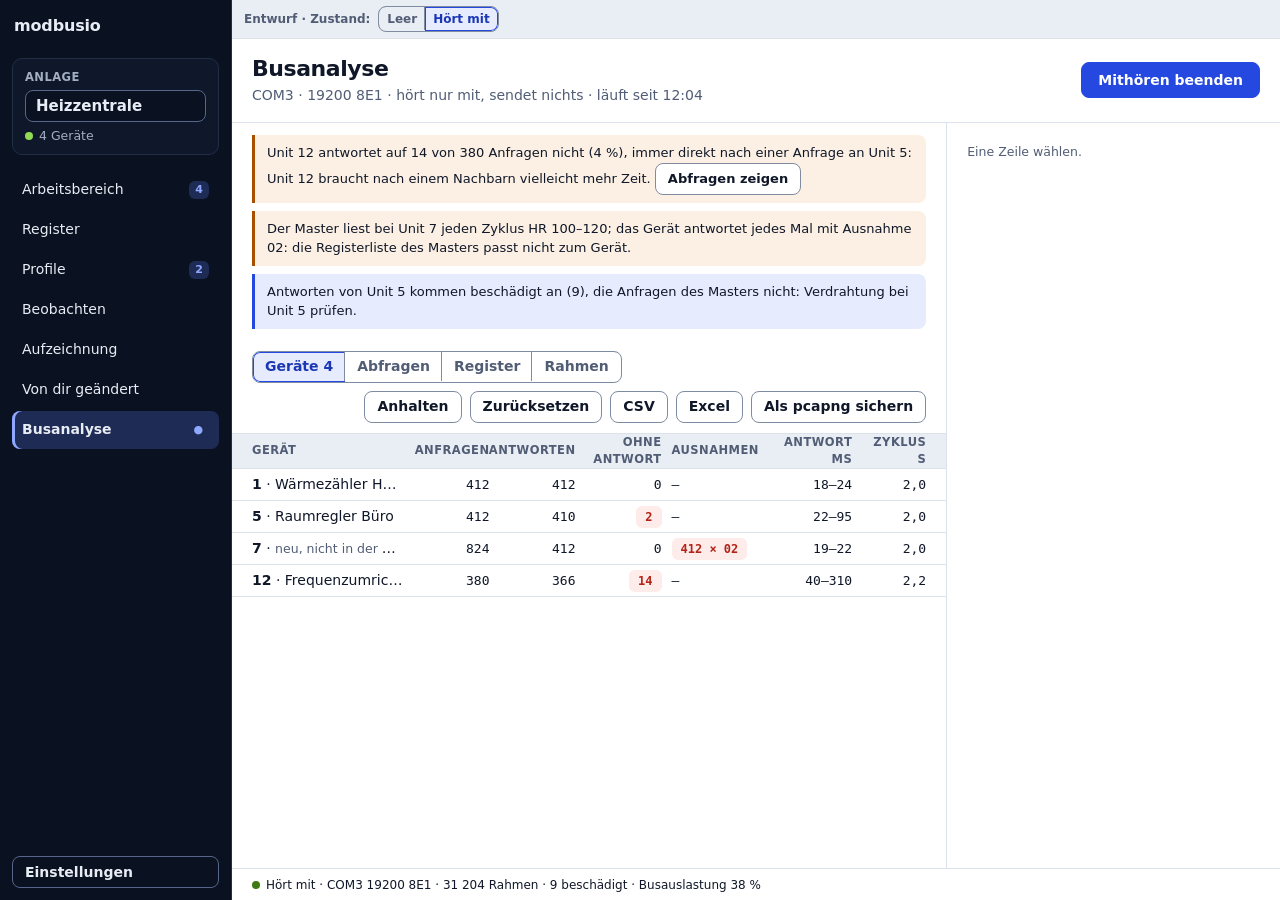
<file: docs/mockup/analyser.html>
<!doctype html>
<html lang="de" data-theme="light" data-accent="blue" data-background="white">
<head>
<meta charset="utf-8">
<meta name="viewport" content="width=device-width, initial-scale=1">
<meta name="color-scheme" content="light dark">
<title>Bus analyser mockup</title>
<!-- Mockup for docs/concept-analyser.md: static data, nothing talks to a device. -->
<link rel="stylesheet" href="../../web/css/tokens.css">
<link rel="stylesheet" href="../../web/css/app.css">
<link rel="stylesheet" href="../../web/css/bars.css">
<link rel="stylesheet" href="../../web/css/list.css">
<link rel="stylesheet" href="../../web/css/pages.css">
<link rel="stylesheet" href="../../web/css/layout.css">
<link rel="stylesheet" href="../../web/css/modbus.css">
<style>
  .row.aunits { grid-template-columns: minmax(140px, 1.6fr) 76px 76px 76px minmax(90px, 1fr) 76px 64px; min-height: 32px; }
  @media (max-width: 720px) { .row.aunits, .row.aexch, .row.aregs { grid-template-columns: minmax(0, 1fr) auto; } .row.aunits > :nth-child(n+3):not(:nth-child(4)), .row.aexch > :nth-child(-n+2), .row.aexch > :nth-child(5), .row.aregs > :nth-child(n+3):not(:nth-child(5)) { display: none; } }
  .row.aexch { grid-template-columns: 92px 44px minmax(120px, 1.2fr) minmax(140px, 2fr) 64px; min-height: 30px; }
  .row.aregs { grid-template-columns: 70px minmax(110px, 1.4fr) 70px 70px 90px 120px; min-height: 30px; }
  .row.aframes { grid-template-columns: 92px 56px 72px minmax(0, 1fr) 64px; min-height: 28px; font-family: var(--mono); font-size: 12px; }
  .row .num { text-align: right; }
  .mockbar { display: flex; gap: 8px; align-items: center; padding: 6px 12px; font: 600 12px system-ui; color: var(--muted); background: var(--sunken); border-bottom: 1px solid var(--line); }
  .mockbar button { height: 24px; padding: 0 8px; font-size: 12px; }
  .bytes { font-family: var(--mono); font-size: 12px; display: flex; flex-wrap: wrap; gap: 6px 10px; margin: 6px 0 12px; }
  .bytes span { display: inline-flex; flex-direction: column; align-items: center; }
  .bytes small { font-family: system-ui; font-size: 10.5px; color: var(--muted); }
  .wiring { font-family: var(--mono); font-size: 12px; line-height: 1.35; background: var(--sunken); border-radius: 8px; padding: 10px 12px; overflow-x: auto; }
  .start-form { display: grid; grid-template-columns: repeat(auto-fill, minmax(200px, 1fr)); gap: 10px 14px; margin: 12px 0; }
  .listen-only { display: inline-flex; gap: 6px; align-items: center; }
  .spark { width: 100%; height: 90px; }
  .spark path { fill: none; stroke: var(--series-1); stroke-width: 2; vector-effect: non-scaling-stroke; }
  .pen { color: var(--warn); font-weight: 700; }
</style>
</head>
<body>
<aside class="side" id="side">
  <a class="brand" href="#"><span class="brand-name">modbusio</span></a>
  <div class="head-more open"><div class="side-card"><section class="side-part site-group"><span class="cap">Anlage</span>
    <div class="menu-host site-host"><button type="button" class="quiet site-switch"><span class="site-now">Heizzentrale</span></button></div>
    <div class="side-meta"><span class="side-detail"><span class="state"><span class="dot on"></span>4 Geräte</span></span></div>
  </section></div></div>
  <nav class="tabs" aria-label="Bereiche">
    <a href="#"><span>Arbeitsbereich</span><span class="n">4</span></a>
    <a href="#"><span>Register</span></a>
    <a href="#"><span>Profile</span><span class="n">2</span></a>
    <a href="#"><span>Beobachten</span><span class="n"></span></a>
    <a href="#"><span>Aufzeichnung</span><span class="n"></span></a>
    <a href="#"><span>Von dir geändert</span><span class="n warn"></span></a>
    <a href="#" aria-current="page" title="Busanalyse (7)"><span>Busanalyse</span><span class="n" id="side-dot">●</span></a>
  </nav>
  <a class="quiet settings-link" href="#" title="Einstellungen (8)"><span class="side-label">Einstellungen</span></a>
</aside>
<div class="content">
  <div class="mockbar">Entwurf · Zustand: <span class="seg" role="group">
    <button type="button" data-mock="idle" aria-pressed="false">Leer</button>
    <button type="button" data-mock="running" aria-pressed="true">Hört mit</button></span></div>
  <div class="nextbar" id="nextbar"></div>
  <main class="work" id="work"></main>
  <footer class="bar status" id="status"></footer>
</div>
<script>
// Static data only: a trunk with a master polling units 1, 5, 7, 12 at 19200 8E1.
const UNITS = [
  { unit: 1, name: "Wärmezähler Heizgruppe 1", requests: 412, answers: 412, missing: 0, exceptions: "", ms: "18–24", cycle: "2,0" },
  { unit: 5, name: "Raumregler Büro", requests: 412, answers: 410, missing: 2, exceptions: "", ms: "22–95", cycle: "2,0", damaged: 9 },
  { unit: 7, name: "", requests: 824, answers: 412, missing: 0, exceptions: "412 × 02", ms: "19–22", cycle: "2,0" },
  { unit: 12, name: "Frequenzumrichter Pumpe", requests: 380, answers: 366, missing: 14, exceptions: "", ms: "40–310", cycle: "2,2" },
];
const EXCHANGES = [
  { time: "12:04:31.210", unit: 1, what: "HR 0, 8 Register", result: "1234,5 kWh · 88,21 m³ · …", ms: 19 },
  { time: "12:04:31.402", unit: 5, what: "IR 0, 4 Register", result: "21,4 °C · 22,0 °C · …", ms: 31 },
  { time: "12:04:31.611", unit: 7, what: "HR 0, 10 Register", result: "Werte erhalten", ms: 20 },
  { time: "12:04:31.808", unit: 7, what: "HR 100, 21 Register", result: "Ausnahme 02: das Gerät hat an dieser Adresse keine Daten", ms: 21, problem: true },
  { time: "12:04:32.020", unit: 12, what: "HR 100, 2 Register", result: "keine Antwort", ms: null, problem: true },
  { time: "12:04:32.913", unit: 12, what: "HR 1 schreiben", result: "Sollfrequenz 42,00 → 45,00 Hz, bestätigt", ms: 44, write: true },
  { time: "12:04:33.210", unit: 1, what: "HR 0, 8 Register", result: "1234,6 kWh · 88,21 m³ · …", ms: 21 },
];
const REGISTERS = [
  { address: "HR 0", name: "Wärmeenergie", reads: 412, last: "1234,6 kWh", changes: 37, range: "1230,1–1234,6" },
  { address: "HR 4", name: "Volumen", reads: 412, last: "88,21 m³", changes: 5, range: "88,02–88,21" },
  { address: "HR 10", name: "Vorlauftemperatur", reads: 412, last: "63,2 °C", changes: 211, range: "61,8–64,0" },
  { address: "HR 12", name: "Rücklauftemperatur", reads: 412, last: "41,0 °C", changes: 198, range: "40,2–42,3" },
];
const FRAMES = [
  ["12:04:31.808", "—", "Anfrage", "07 03 00 64 00 15 C5 BC", "gut"],
  ["12:04:31.829", "21 ms", "Antwort", "07 83 02 20 F0", "gut"],
  ["12:04:32.020", "191 ms", "Anfrage", "0C 03 00 64 00 02 84 C9", "gut"],
  ["12:04:32.413", "393 ms", "?", "0C 03 04 42 1F", "beschädigt"],
  ["12:04:32.913", "500 ms", "Anfrage", "0C 06 00 01 11 94 D4 E8", "gut"],
  ["12:04:32.957", "44 ms", "Antwort", "0C 06 00 01 11 94 D4 E8", "gut"],
];
const VIEWS = [["units", "Geräte", 4], ["exchanges", "Abfragen", null], ["registers", "Register", null], ["frames", "Rahmen", null]];
const state = { mode: "running", view: "units", chosen: null, paused: false };

const unitName = (unit) => UNITS.find((item) => item.unit === unit)?.name || `Unit ${unit}`;

function strips() {
  return `<div class="strips">
    <div class="strip warn">Unit 12 antwortet auf 14 von 380 Anfragen nicht (4 %), immer direkt nach einer Anfrage an Unit 5: Unit 12 braucht nach einem Nachbarn vielleicht mehr Zeit. <button type="button" class="quiet" data-view="exchanges">Abfragen zeigen</button></div>
    <div class="strip warn">Der Master liest bei Unit 7 jeden Zyklus HR 100–120; das Gerät antwortet jedes Mal mit Ausnahme 02: die Registerliste des Masters passt nicht zum Gerät.</div>
    <div class="strip info">Antworten von Unit 5 kommen beschädigt an (9), die Anfragen des Masters nicht: Verdrahtung bei Unit 5 prüfen.</div>
  </div>`;
}

function toolbar() {
  const seg = VIEWS.map(([view, label, n]) => `<button type="button" data-view="${view}" aria-pressed="${state.view === view}">${label}${n ? ` ${n}` : ""}</button>`).join("");
  return `<div class="toolbar"><span class="seg" role="group">${seg}</span>
    <div class="end"><button type="button" class="quiet" data-act="pause">${state.paused ? "Weiter anzeigen" : "Anhalten"}</button>
    <button type="button" class="quiet">Zurücksetzen</button>
    <button type="button" class="quiet">CSV</button><button type="button" class="quiet">Excel</button><button type="button" class="quiet">Als pcapng sichern</button></div></div>`;
}

function rows() {
  if (state.view === "units") {
    return `<div class="row aunits head"><span>Gerät</span><span class="num">Anfragen</span><span class="num">Antworten</span><span class="num">Ohne Antwort</span><span>Ausnahmen</span><span class="num">Antwort ms</span><span class="num">Zyklus s</span></div>` +
      UNITS.map((u) => `<div class="row aunits${state.chosen === `u${u.unit}` ? " active" : ""}" data-choose="u${u.unit}"><span class="cut"><b>${u.unit}</b> · ${u.name || '<span class="hint">neu, nicht in der Anlage</span>'}</span><span class="num mono">${u.requests}</span><span class="num mono">${u.answers}</span><span class="num mono">${u.missing ? `<span class="chip err">${u.missing}</span>` : "0"}</span><span class="mono">${u.exceptions ? `<span class="chip err">${u.exceptions}</span>` : "—"}</span><span class="num mono">${u.ms}</span><span class="num mono">${u.cycle}</span></div>`).join("");
  }
  if (state.view === "exchanges") {
    return `<div class="toolbar"><label class="form-field inline">Gerät<select><option>alle</option>${UNITS.map((u) => `<option>${u.unit}</option>`).join("")}</select></label>
      <label class="check"><input type="checkbox"> nur Probleme</label><label class="check"><input type="checkbox"> nur Schreiben</label></div>` +
      `<div class="row aexch head"><span>Zeit</span><span>Unit</span><span>Anfrage</span><span>Ergebnis</span><span class="num">ms</span></div>` +
      EXCHANGES.map((e, i) => `<div class="row aexch${state.chosen === `e${i}` ? " active" : ""}" data-choose="e${i}"><span class="mono">${e.time.slice(0, 8)}</span><span class="mono">${e.unit}</span><span class="cut">${e.write ? '<span class="pen">✎</span> ' : ""}${e.what}</span><span class="cut">${e.problem ? `<span class="chip err">${e.result}</span>` : e.result}</span><span class="num mono">${e.ms ?? "—"}</span></div>`).join("");
  }
  if (state.view === "registers") {
    return `<div class="toolbar"><label class="form-field inline">Gerät<select><option>1 · Wärmezähler Heizgruppe 1</option><option>7</option><option>12 · Frequenzumrichter Pumpe</option></select></label>
      <div class="end"><button type="button" class="tonal">In ein Profil …</button></div></div>` +
      `<div class="row aregs head"><span>Adresse</span><span>Datenpunkt</span><span class="num">gelesen</span><span class="num">geändert</span><span class="num">zuletzt</span><span class="num">min–max</span></div>` +
      REGISTERS.map((r, i) => `<div class="row aregs${state.chosen === `r${i}` ? " active" : ""}" data-choose="r${i}"><span class="mono">${r.address}</span><span class="cut">${r.name}</span><span class="num mono">${r.reads}</span><span class="num mono">${r.changes}</span><span class="num mono">${r.last}</span><span class="num mono">${r.range}</span></div>`).join("");
  }
  return `<div class="row aframes head"><span>Zeit</span><span>Abstand</span><span>Art</span><span>Bytes</span><span>CRC</span></div>` +
    FRAMES.map(([time, gap, kind, bytes, crc]) => `<div class="row aframes"><span>${time.slice(3)}</span><span>${gap}</span><span>${kind}</span><span class="cut">${bytes}</span><span>${crc === "gut" ? crc : `<span class="chip err">${crc}</span>`}</span></div>`).join("") +
    `<div class="strip info">Zeiten sind die Ankunft beim USB-Adapter (Latenz 16 ms, auf 1 ms senkbar), nicht der Moment auf der Leitung.</div>`;
}

function detail() {
  const back = `<button type="button" class="quiet back" data-choose="">← Zurück</button>`;
  const id = state.chosen;
  if (!id) return `<aside class="detail"><p class="hint">Eine Zeile wählen.</p></aside>`;
  if (id[0] === "u") {
    const u = UNITS.find((item) => `u${item.unit}` === id);
    return `<aside class="detail open">${back}<div class="dhead"><b>Unit ${u.unit}</b><span class="sub">${u.name || "nicht in der Anlage"}</span></div>
      <dl class="facts"><dt>Anfragen</dt><dd>${u.requests}</dd><dt>Ohne Antwort</dt><dd>${u.missing}</dd><dt>Beschädigt</dt><dd>${u.damaged ?? 0}</dd><dt>Antwortzeit</dt><dd>min 40 · Median 52 · 95 % 240 · max 310 ms</dd><dt>Zyklus</dt><dd>${u.cycle} s</dd>
      <dt>Funktionen</dt><dd>03 HR 100–101 · 06 HR 1</dd></dl>
      <h3>Antwortzeit über die Zeit</h3><svg class="spark" viewBox="0 0 100 40" preserveAspectRatio="none"><path d="M0 34 L10 33 L20 30 L30 34 L40 12 L50 33 L60 31 L70 5 L80 32 L90 33 L100 30"/></svg>
      ${u.name ? "" : '<div class="actions"><button type="button" class="tonal">Zur Anlage hinzufügen</button></div>'}</aside>`;
  }
  if (id[0] === "e") {
    const e = EXCHANGES[Number(id.slice(1))];
    return `<aside class="detail open">${back}<div class="dhead"><b>${e.what}</b><span class="sub">Unit ${e.unit} · ${unitName(e.unit)} · ${e.time}</span></div>
      <h3>Anfrage</h3><div class="bytes"><span>0C<small>Unit</small></span><span>03<small>Funktion</small></span><span>00 64<small>Adresse 100</small></span><span>00 02<small>Anzahl 2</small></span><span>84 C9<small>CRC gut</small></span></div>
      <h3>Antwort</h3><p>${e.problem ? `<span class="chip err">${e.result}</span>` : e.result}</p>
      ${e.write ? '<p class="hint">Geschrieben vom Master der Anlage, nicht von modbusio. Alter Wert: zuletzt gelesen um 12:04:30.' : ""}</aside>`;
  }
  const r = REGISTERS[Number(id.slice(1))];
  return `<aside class="detail open">${back}<div class="dhead"><b class="mono">${r.address}</b><span class="sub">${r.name} · aus Profil «Sensus PolluCom»</span></div>
    <dl class="facts"><dt>Zuletzt</dt><dd>${r.last}</dd><dt>Roh</dt><dd class="mono">0x449A 0x5333</dd><dt>Gelesen</dt><dd>${r.reads} × vom Master</dd></dl>
    <h3>Mit dem nächsten Register</h3><dl class="facts pairs"><dt class="mono in-use">ABCD</dt><dd class="mono">1234,6</dd><dt class="mono">CDAB</dt><dd class="mono dim">3,9e-8</dd></dl>
    <h3>Wert über die Zeit</h3><svg class="spark" viewBox="0 0 100 40" preserveAspectRatio="none"><path d="M0 36 L20 32 L40 26 L60 18 L80 11 L100 4"/></svg>
    <p class="hint">Aus den Antworten, die vorbeikamen. modbusio hat nichts gefragt.</p></aside>`;
}

function idle() {
  return `<div class="split single"><section class="listwrap"><div class="empty" style="text-align:left;max-width:640px">
    <h2>Den Bus mithören, ohne zu senden</h2>
    <p>Einen USB-RS-485-Adapter parallel an den Strang hängen. modbusio liest nur und zeigt, was der Master der Anlage fragt und was die Geräte antworten.</p>
    <pre class="wiring">  Master ────┬──────── Gerät 1 ──── Gerät 12 ──┤ 120 Ω
             │  A, B und GND parallel
       [ USB-Adapter ]   Abschluss und Bias: AUS</pre>
    <p class="hint">Kommt nichts Lesbares an, sind A und B oft vertauscht: die Hersteller beschriften sie verschieden.</p>
    <div class="start-form">
      <label class="form-field">Anschluss<select><option>COM3 · USB Serial (FTDI)</option></select></label>
      <label class="form-field">Geschwindigkeit<select><option>Durch Hören herausfinden</option><option>9600 8E1</option><option>19200 8E1</option></select></label>
    </div>
    <p class="hint">Solange die Analyse läuft, fragt modbusio selbst nichts über diesen Anschluss.</p>
    <p><button type="button" class="tonal">Datei öffnen …</button> <span class="hint">eine pcapng-Datei mit RTU-Rahmen, auch von einem anderen Werkzeug</span></p>
  </div></section></div>`;
}

function render() {
  const running = state.mode === "running";
  document.getElementById("side-dot").textContent = running ? "●" : "";
  document.getElementById("nextbar").innerHTML = `<div class="pagehead"><h1>Busanalyse</h1><p class="lead">${running
    ? 'COM3 · 19200 8E1 · <span class="listen-only">hört nur mit, sendet nichts</span> · läuft seit 12:04'
    : "Was auf einem RS-485-Strang passiert, ohne selbst zu senden."}</p></div>
    <button type="button" id="next" data-mock="${running ? "idle" : "running"}">${running ? "Mithören beenden" : "Mithören starten"}</button>`;
  document.getElementById("status").innerHTML = running
    ? '<span class="state"><span class="dot on"></span>Hört mit · COM3 19200 8E1 · 31 204 Rahmen · 9 beschädigt · Busauslastung 38 %</span>'
    : '<span class="state"><span class="dot on"></span>Bereit</span>';
  document.getElementById("work").innerHTML = running
    ? `<div class="split"><section class="listwrap">${strips()}${toolbar()}<div class="rows" role="listbox">${rows()}</div></section>${detail()}</div>`
    : idle();
  document.querySelectorAll(".mockbar [data-mock]").forEach((b) => b.setAttribute("aria-pressed", String(b.dataset.mock === state.mode)));
}

document.addEventListener("click", (event) => {
  const target = event.target.closest("[data-mock], [data-view], [data-choose], [data-act]");
  if (!target) return;
  if (target.dataset.mock) state.mode = target.dataset.mock;
  if (target.dataset.view) { state.view = target.dataset.view; state.chosen = null; }
  if (target.dataset.choose !== undefined) state.chosen = target.dataset.choose || null;
  if (target.dataset.act === "pause") state.paused = !state.paused;
  render();
});
render();
</script>
</body>
</html>
</file>
<file: web/css/tokens.css>
/* modbusio (copied from bacnetio): colours, type, motion as variables. One family: cool blue-grey surfaces and the blue of
   the icon as the only accent; green, orange and red only for states. mbusio has its own colours.
   Light and dark; theme.js sets data-theme before the first drawing. */

:root {
  --bg: #f2f4f8;
  --surface: #ffffff;
  --sunken: #e9edf4;
  --line: #dce2ec;
  /* frame of fields: 3:1 to the surface, otherwise they can hardly be seen */
  --line-strong: #7f8ba0;
  --text: #0f1728;
  --muted: #515d75;
  --accent: #2448e0;
  --accent-strong: #1b37b3;
  --accent-ink: #ffffff;
  --accent-soft: #e6ecfe;
    --brand: #2448e0;
  --ok: #3f7a12;
  --ok-soft: #eef6e2;
  --warn: #a85000;
  --warn-soft: #fbf0e3;
  --err: #b42318;
  --err-soft: #fdecea;
  --err-ink: #ffffff;
  --shadow: 0 10px 30px rgba(15, 23, 40, .18);
  --raise: 0 1px 2px rgba(15, 23, 40, .06), 0 1px 1px rgba(15, 23, 40, .03);
  --mono: ui-monospace, "SF Mono", "Cascadia Mono", Menlo, Consolas, monospace;
  --ease: cubic-bezier(.2, .7, .2, 1);
  /* chart line, checked against the surface */
  --series: #2448e0;
  --series-1: #2a78d6;
  --series-2: #eb6834;
  --series-3: #1baf7a;
  --series-4: #eda100;
  --series-5: #e87ba4;
  --series-6: #008300;
  --series-7: #6250d6;
  --series-8: #e34948;
  color-scheme: light;
}

:root[data-theme="dark"] {
  --bg: #0c121e;
  --surface: #141c2b;
  --sunken: #1d2738;
  --line: #2a3548;
  --line-strong: #5d6c86;
  --text: #e8edf5;
  --muted: #a3aec2;
  --accent: #7f9bff;
  --accent-strong: #a3b7ff;
  --accent-ink: #0a1230;
  --accent-soft: #1e2c55;
  --brand: #7f9bff;
  --ok: #86d14a;
  --ok-soft: #16271a;
  --warn: #f0a548;
  --warn-soft: #2b2114;
  --err: #ff7a6e;
  --err-soft: #2f1820;
  --err-ink: #2b0b08;
  --shadow: 0 10px 30px rgba(0, 0, 0, .55);
  --raise: none;
  --series: #7f9bff;
  --series-1: #3987e5;
  --series-2: #d95926;
  --series-3: #199e70;
  --series-4: #c98500;
  --series-5: #d55181;
  --series-6: #008300;
  --series-7: #9085e9;
  --series-8: #e66767;
  color-scheme: dark;
}

/* Accent colours to choose from (settings). Only the accent changes: states keep green, orange
   and red. Each pair checked for contrast like the blue: text on the surface, ink on the accent. */
:root[data-accent="crimson"] { --brand: #c0143c; --accent: #c0143c; --accent-strong: #9b0f30; --accent-ink: #ffffff; --accent-soft: #fde8ed; }
:root[data-accent="violet"] { --brand: #6d28d9; --accent: #6d28d9; --accent-strong: #5b21b6; --accent-ink: #ffffff; --accent-soft: #efe7fd; }
:root[data-accent="teal"] { --brand: #0f766e; --accent: #0f766e; --accent-strong: #0b5e57; --accent-ink: #ffffff; --accent-soft: #e0f3f1; }
:root[data-accent="crimson"][data-theme="dark"] { --brand: #ff6f8d; --accent: #ff6f8d; --accent-strong: #ff9bb0; --accent-ink: #2a0712; --accent-soft: #3b1622; }
:root[data-accent="violet"][data-theme="dark"] { --brand: #a98bfa; --accent: #a98bfa; --accent-strong: #c4b5fd; --accent-ink: #1a0b3d; --accent-soft: #2a1d4d; }
:root[data-accent="teal"][data-theme="dark"] { --brand: #2dd4bf; --accent: #2dd4bf; --accent-strong: #5eead4; --accent-ink: #042f2c; --accent-soft: #10302d; }
/* Backgrounds to choose per theme (settings): only the surfaces and their text change. White and
   navy are the values above. Each checked like the accents: text and muted text at least 4.5:1,
   states, accents and field frames at least 3:1 on every surface. */
:root[data-background="grey"] { --bg: #e3e5e9; --surface: #f5f6f8; --sunken: #e6e8ec; --line: #d0d4db; --line-strong: #737a88; --text: #14171d; --muted: #4b525f; }
:root[data-background="warm"] { --bg: #efeae2; --surface: #fcfaf6; --sunken: #ede7dd; --line: #ddd5c8; --line-strong: #7f7364; --text: #1d1913; --muted: #574e42; }
:root[data-background="graphite"] { --bg: #131416; --surface: #1c1d20; --sunken: #25272b; --line: #313338; --line-strong: #666a73; --text: #ececee; --muted: #adb0b8; }
:root[data-background="black"] { --bg: #000000; --surface: #0d0d0f; --sunken: #18181b; --line: #27272b; --line-strong: #5f5f68; --text: #f0f0f2; --muted: #a9a9b2; }
.swatch.background-white { background: #ffffff; box-shadow: inset 0 0 0 1px #7f8ba0; }
.swatch.background-grey { background: #e3e5e9; box-shadow: inset 0 0 0 1px #737a88; }
.swatch.background-warm { background: #efeae2; box-shadow: inset 0 0 0 1px #7f7364; }
.swatch.background-navy { background: #141c2b; }
.swatch.background-graphite { background: #1c1d20; }
.swatch.background-black { background: #000000; box-shadow: inset 0 0 0 1px #5f5f68; }
.swatch.accent-blue { background: #2448e0; }
.swatch.accent-crimson { background: #c0143c; }
.swatch.accent-violet { background: #6d28d9; }
.swatch.accent-teal { background: #0f766e; }
</file>
<file: web/css/app.css>
/* A tool over the whole window height: sidebar, page head and status bar stay, only the work area
   scrolls. 14 px text, 32 px controls. Buttons in tiers as in mbusio (concept section 3.1):
   filled = the one next step, tonal = beside the main path, quiet = rare. */

* { box-sizing: border-box; }

/* hidden always applies, even if a class sets display */
[hidden] { display: none !important; }

html, body { height: 100%; }

body {
  margin: 0;
  display: grid;
  grid-template-rows: auto minmax(0, 1fr);
  grid-template-columns: minmax(0, 1fr);
  font: 14px/1.5 Inter, "Segoe UI Variable Text", "Segoe UI", system-ui, -apple-system, Roboto, sans-serif;
  background: var(--bg);
  color: var(--text);
  -webkit-font-smoothing: antialiased;
}

h1, h2, h3, p { margin: 0; }
.mono { font-family: var(--mono); font-variant-numeric: tabular-nums; font-size: 13px; }
.sub { color: var(--muted); font-size: 13px; font-weight: 400; }
.hint { color: var(--muted); font-size: 12.5px; }
a { color: var(--accent); }

/* ---------------------------------------------------------------- Controls */

button, select, input, a.button, a.quiet {
  font: inherit;
  height: 32px;
  border-radius: 8px;
  color: inherit;
}

button, a.quiet, a.button {
  display: inline-flex; align-items: center; gap: 6px;
  padding: 0 12px;
  transition: background .12s var(--ease), filter .12s var(--ease);
  border: 1px solid var(--accent);
  background: var(--accent);
  color: var(--accent-ink);
  font-weight: 600;
  cursor: pointer;
  white-space: nowrap;
  text-decoration: none;
}
button:not(.quiet, .tonal, .plain, .icon, .chip):hover, a.button:hover { background: var(--accent-strong); border-color: var(--accent-strong); }
button.tonal { background: var(--accent-soft); color: var(--accent); }
/* Three kinds of button: the page's next step filled in the accent; tools neutral, the accent only
   under the mouse; toggles in their segmented rows (list.css). All keep border, background and a word. */
button.quiet, a.quiet { background: var(--surface); border-color: var(--line-strong); color: var(--text); }
button.quiet:hover, a.quiet:hover { background: var(--accent-soft); border-color: var(--accent); color: var(--text); }
button.quiet[aria-expanded="true"] { border-color: var(--accent); background: var(--accent-soft); }
button.tonal:hover { background: var(--accent-soft); border-color: var(--accent-strong); color: var(--accent-strong); }
button.plain { background: transparent; border-color: transparent; color: var(--text); font-weight: 500; }
button.plain:hover { background: var(--sunken); }
button.icon { width: 32px; padding: 0; justify-content: center; background: var(--surface); border-color: var(--line-strong); color: var(--text); }
button:disabled { opacity: .45; cursor: default; }

select, input {
  padding: 0 8px;
  border: 1px solid var(--line-strong);
  background: var(--surface);
  /* colour explicitly: otherwise Windows takes a system colour in the dark theme */
  color: var(--text);
}
option { background: var(--surface); color: var(--text); }

:focus-visible { outline: 2px solid var(--accent); outline-offset: 1px; }

kbd {
  font: 10.5px var(--mono);
  padding: 0 4px;
  border: 1px solid var(--line-strong);
  border-radius: 4px;
  color: var(--muted);
}

/* state: dot and word, never just colour */
.state { display: inline-flex; align-items: center; gap: 6px; }
.dot { display: inline-block; width: 8px; height: 8px; border-radius: 50%; background: var(--line-strong); flex: none; }
.dot.on { background: var(--ok); }
.dot.warn { background: var(--warn); }
.dot.err { background: var(--err); }
.dot.busy { background: var(--accent); animation: pulse 1.2s ease-in-out infinite; }
@keyframes pulse { 50% { opacity: .35; } }

.chip { display: inline-flex; align-items: center; height: 22px; padding: 0 9px; border-radius: 6px; font-size: 12px; font-weight: 600; background: var(--sunken); color: var(--muted); white-space: nowrap; }
.chip.ok { background: var(--ok-soft); color: var(--ok); }
.chip.warn { background: var(--warn-soft); color: var(--warn); }
.chip.err { background: var(--err-soft); color: var(--err); }
.chip.accent { background: var(--accent-soft); color: var(--accent); }
button.chip { height: 22px; border: 0; cursor: pointer; }

.toast {
  position: fixed; left: 50%; bottom: 40px; transform: translateX(-50%); z-index: 50;
  max-width: min(720px, calc(100vw - 32px));
  padding: 8px 12px; border-radius: 8px; background: var(--text); color: var(--bg); box-shadow: var(--shadow);
}
.toast.error { background: var(--err); color: var(--err-ink); }

/* The head of the sidebar (SidebarHead): one card, the site as a select field, below it the
   network and the state beside the search settings; then the search on its own */
.side-card { container-type: inline-size; border: 1px solid var(--line); border-radius: 10px; background: var(--bg); }
.side-card .side-part { display: grid; grid-template-columns: minmax(0, 1fr); gap: 2px; padding: 10px 12px; }
.side-card .cap { color: var(--muted); font-size: 11.5px; font-weight: 650; letter-spacing: .04em; text-transform: uppercase; }
.side-card .site-host { display: flex; margin: 2px 0 4px; }
.side-card .site-switch { flex: 1; min-width: 0; justify-content: space-between; gap: 8px; padding: 0 10px; font-size: 15px; font-weight: 700; text-align: left; }
.side-card .site-switch .site-now { min-width: 0; overflow: hidden; text-overflow: ellipsis; white-space: nowrap; }
.side-card .site-switch .chevron { flex: none; width: 16px; height: 16px; color: var(--muted); }
.side-card .side-meta { display: grid; grid-template-columns: minmax(0, 1fr) auto; align-items: center; gap: 8px; }
.side-card .side-detail { display: grid; gap: 2px; min-width: 0; color: var(--muted); font-size: 12.5px; }
.side-card .side-detail .mono { overflow-wrap: anywhere; }
/* the way off the trunk wraps below its line in a narrow sidebar, beside it where there is room */
.side-card .side-trunk { display: grid; justify-items: start; gap: 6px; margin-top: 8px; padding-top: 8px; border-top: 1px solid var(--line); }
/* the state wraps rather than being cut off: it says what to do */
.side-card .state { min-width: 0; line-height: 1.25; }
/* the search settings: a framed icon, the word joins it where the card has room */
.side-card .side-tool { width: 32px; padding: 0; justify-content: center; }
.side-card .side-tool .nav-i { display: block; width: 18px; height: 18px; color: inherit; }
.side-card .side-tool-label { display: none; }
@container (min-width: 280px) {
  .side-card .side-trunk { grid-template-columns: minmax(0, 1fr) auto; align-items: center; justify-items: stretch; }
  .side-card .side-tool { width: auto; padding: 0 10px; }
  .side-card .side-tool-label { display: inline; }
}
/* Menu: items 32 px, a sunken hover, the chosen site light and bold; all sites below a hairline */
.menu.site-choices { display: grid; gap: 2px; min-width: 100%; max-width: 340px; padding: 6px; border-radius: 10px; }
.menu.site-choices button { height: 32px; justify-content: flex-start; min-width: 0; padding: 0 10px; border-color: transparent; border-radius: 6px; background: none; font-weight: 500; }
.menu.site-choices button:hover { background: var(--sunken); }
.menu.site-choices button[aria-checked="true"] { background: var(--accent-soft); font-weight: 700; }
.menu.site-choices .cut { min-width: 0; overflow: hidden; text-overflow: ellipsis; white-space: nowrap; }
.menu.site-choices hr { width: 100%; margin: 4px 0; border: 0; border-top: 1px solid var(--line); }

/* A newer release is out: a link to its page, below the site */
/* filled green, apart from the blue of the chosen area: it has to catch the eye */
.update-note { display: block; padding: 8px 10px; border: 1px solid var(--ok); border-radius: 10px; background: var(--ok); color: var(--surface); font-weight: 700; text-decoration: none; }
.update-note:hover { filter: brightness(1.1); }
.update-status .mono { display: block; overflow-wrap: anywhere; }
</file>
<file: web/css/bars.css>
/* Bars: sidebar content, page head, status bar, menus */

.bar { display: flex; align-items: center; gap: 10px; padding: 0 12px; background: var(--surface); border-bottom: 1px solid var(--line); }

/* ---------------------------------------------------------------- Sidebar parts */

.brand { display: inline-flex; align-items: center; gap: 9px; padding: 2px 2px 4px; font-weight: 750; font-size: 16px; letter-spacing: -.01em; text-decoration: none; color: var(--text); }
.brand img { width: 24px; height: 24px; }
/* the folded head is for narrow screens (layout.css); the sidebar shows everything */
.head-toggle { display: none; }
.head-more { display: contents; }
.side .site-search { position: relative; display: block; }
.side #site-search { width: 100%; padding-right: 30px; }
/* the key that jumps here, as on the keyboard */
.side .site-search kbd { position: absolute; top: 50%; right: 8px; transform: translateY(-50%); padding: 0 6px; border: 1px solid var(--line-strong); border-radius: 4px; color: var(--muted); font: 600 11px/18px var(--mono); pointer-events: none; }
.side .site-search:focus-within kbd, .side #site-search:not(:placeholder-shown) + kbd { display: none; }

.tabs { display: flex; gap: 2px; }
.tabs a {
  display: inline-flex; align-items: center; gap: 8px;
  height: 36px; padding: 0 10px;
  color: var(--muted); font-weight: 600; text-decoration: none;
  transition: background .12s var(--ease);
  border-radius: 8px;
}
.tabs a:hover { color: var(--text); background: var(--sunken); }
.tabs a[aria-current="page"] { color: var(--text); background: var(--accent-soft); box-shadow: inset 3px 0 0 var(--brand); }
.tabs a.off { opacity: .5; }
.tabs .n { margin-left: auto; min-width: 20px; font-size: 11px; font-weight: 700; line-height: 18px; text-align: center; padding: 0 6px; border-radius: 6px; background: var(--accent-soft); color: var(--accent); }
.tabs .n.warn { background: var(--warn-soft); color: var(--warn); }
.tabs .n:empty { display: none; }
.nav-i { flex: none; width: 18px; height: 18px; color: var(--muted); }
.tabs a[aria-current="page"] .nav-i { color: var(--accent); }

/* ---------------------------------------------------------------- Page head */

.content { min-width: 0; min-height: 0; display: flex; flex-direction: column; }
.content > .work { flex: 1; }
.nextbar { display: flex; flex-wrap: wrap; align-items: center; justify-content: space-between; gap: 8px 16px; padding: 16px 20px; background: var(--surface); border-bottom: 1px solid var(--line); }
.pagehead { flex: 1 1 320px; min-width: 0; }
.pagehead h1 { font-size: 22px; line-height: 1.25; font-weight: 700; letter-spacing: -.02em; overflow: hidden; text-overflow: ellipsis; white-space: nowrap; }
.pagehead p { margin-top: 2px; color: var(--muted); }
.next-acts { display: flex; flex-wrap: wrap; align-items: center; gap: 8px; }
#next { flex: 0 1 auto; max-width: 100%; height: auto; min-height: 36px; padding: 5px 16px; white-space: normal; text-align: left; }

/* ---------------------------------------------------------------- Status bar */

.status { min-height: 32px; padding: 0 20px; gap: 12px; border-top: 1px solid var(--line); border-bottom: 0; font-size: 12px; color: var(--muted); overflow: hidden; white-space: nowrap; }
.status .state { color: var(--text); min-width: 0; overflow: hidden; text-overflow: ellipsis; }
.status button[data-act="stop-running"] { min-height: 24px; padding: 0 10px; flex: none; }
/* on a narrow screen the adapter gives way first, so what is running stays readable */
.status > .cut { min-width: 0; overflow: hidden; text-overflow: ellipsis; flex-shrink: 100; }
.status .chips { display: flex; gap: 6px; margin-left: auto; flex: none; }

/* ---------------------------------------------------------------- Menus */

.menu-host { position: relative; display: inline-flex; align-items: center; }
.menu {
  position: absolute; top: calc(100% + 4px); left: 0; z-index: 40;
  min-width: 300px; max-height: 80vh; overflow: auto;
  padding: 12px;
  background: var(--surface); border: 1px solid var(--line-strong); border-radius: 10px; box-shadow: var(--shadow);
  color: var(--text);
}
.menu.end { left: auto; right: 0; }
.menu.dialog { display: grid; gap: 8px; min-width: 360px; }
.menu .row { display: grid; grid-template-columns: 150px minmax(0, 1fr); align-items: center; gap: 8px; min-height: 0; padding: 0; border: 0; }
.menu .row.end { display: flex; justify-content: flex-end; gap: 8px; }
.menu h3 { font-size: 13px; }
</file>
<file: web/css/list.css>
/* Work area, list and details: used by devices, data points and the log */

.work { min-height: 0; overflow: hidden; display: grid; grid-template-columns: minmax(0, 1fr); }

.toolbar { display: flex; flex-wrap: wrap; align-items: center; gap: 8px; padding: 10px 20px; border-bottom: 1px solid var(--line); background: var(--surface); }
.toolbar input[type=search] { flex: 1 1 150px; width: auto; min-width: 130px; max-width: 320px; }
.toolbar #type-filter { flex: 0 1 170px; min-width: 110px; }
/* in a narrow list or details column the choices wrap onto a second line rather than run out of it */
.toolbar .seg, .detail .seg { flex-wrap: wrap; max-width: 100%; }
.toolbar .seg button, .detail .seg button { flex: 1 1 auto; justify-content: center; }
.toolbar .end { margin-left: auto; display: flex; flex-wrap: wrap; gap: 8px; align-items: center; }
.seg { display: inline-flex; border: 1px solid var(--line-strong); border-radius: 8px; overflow: hidden; }
.seg button { height: 30px; border: 0; border-radius: 0; background: transparent; color: var(--muted); font-weight: 600; }
/* the lines between the buttons are shadows, so a row that wraps gets its line above too */
.seg button { box-shadow: -1px -1px 0 var(--line-strong); }
/* chosen, but quiet: only the next step of a page is filled (concept-hierarchy.md, A) */
.seg button[aria-pressed="true"] { background: var(--accent-soft); color: var(--accent-strong); font-weight: 700; box-shadow: inset 0 0 0 1px var(--accent), -1px -1px 0 var(--line-strong); }
/* hover only tints: the strong colour of other buttons would hide the counts and the chosen one */
.seg button:not([aria-pressed="true"]):hover { background: var(--sunken); color: var(--text); }
.seg button[aria-pressed="true"]:hover { background: var(--accent-soft); color: var(--accent-strong); }
/* the outer buttons follow the row's round corners, so the chosen one's frame is not cut off */
.seg button:first-child { border-radius: 7px 0 0 7px; }
.seg button:last-child { border-radius: 0 7px 7px 0; }
.seg button:only-child { border-radius: 7px; }
.seg button[aria-pressed="true"] .n { color: inherit; }
.seg .n { font-weight: 700; }
.seg .n.err { color: var(--err); }
.seg .n.warn { color: var(--warn); }
.progress { display: flex; align-items: center; gap: 8px; min-width: 0; color: var(--muted); }
.progress .track { width: 120px; height: 4px; border-radius: 2px; background: var(--sunken); overflow: hidden; }
.progress .track > div { height: 100%; background: var(--accent); transition: width .3s var(--ease); }

/* tree, table and details side by side; the columns come in layout.css by window width */
.workspace { min-height: 0; display: grid; grid-template-columns: minmax(0, 1fr); }
.split.single { min-height: 0; display: grid; grid-template-columns: minmax(0, 1fr); }
.listwrap { position: relative; container-type: inline-size; min-height: 0; display: flex; flex-direction: column; overflow: hidden; border-right: 1px solid var(--line); background: var(--surface); }
.strips { display: grid; gap: 8px; padding: 12px 20px; }
.strip { padding: 8px 12px; border-left: 3px solid var(--warn); border-radius: 0 8px 8px 0; font-size: 13px; background: var(--warn-soft); color: var(--text); }
.strip.err { border-left-color: var(--err); background: var(--err-soft); }
.strip.info { border-left-color: var(--accent); background: var(--accent-soft); }
.rows { flex: 1; min-height: 0; overflow: auto; outline: none; }
.row {
  display: grid; align-items: center; gap: 10px;
  min-height: 38px; padding: 0 20px;
  border-bottom: 1px solid var(--line);
  cursor: default;
}
.row.head { position: sticky; top: 0; z-index: 1; min-height: 34px; font-size: 11.5px; font-weight: 650; color: var(--muted); text-transform: uppercase; letter-spacing: .04em; background: var(--sunken); }
/* column heads sort their list: a word with its arrow, and a frame on the way there */
.row.head button.sort { height: 24px; margin-left: -6px; padding: 0 6px; border: 1px solid transparent; background: none; color: inherit; font: inherit; letter-spacing: inherit; text-transform: inherit; }
.row.head button.sort:hover { border-color: var(--line-strong); background: var(--surface); }
.row.head button.sort.on { border-color: var(--accent); background: var(--accent-soft); color: var(--accent); }
.row.head .num { justify-self: end; }
.row.head .objects { justify-self: end; }
.rows .row:not(.head):hover { background: var(--sunken); }
.rows .row[data-point], .rows .row[data-device], .rows .row[data-group] { cursor: pointer; }
/* the group says which plant part the rows below belong to, also when scrolled far down */
.rows .row.group[data-group] { position: sticky; top: 34px; z-index: 1; }
/* chosen row: blue stroke on the left (structure, not a state) */
.rows .row.active { background: var(--accent-soft); box-shadow: inset 3px 0 0 var(--brand); }
.rows:focus-visible .row.active { outline: 2px solid var(--accent); outline-offset: -2px; }
/* where the arrow keys stand in a list whose rows lead away; Enter opens it */
.rows .row.cursor { outline: 2px solid var(--accent); outline-offset: -2px; background: var(--sunken); }
.row .name { min-width: 0; font-weight: 600; overflow: hidden; text-overflow: ellipsis; white-space: nowrap; }
.row .cut { min-width: 0; overflow: hidden; text-overflow: ellipsis; white-space: nowrap; }
.row .num { text-align: right; }
.row .chips { display: flex; flex-wrap: wrap; gap: 4px; align-items: center; }
/* watch and record from the row: quiet until the row is pointed at, filled when on */
.quicks { display: inline-flex; gap: 2px; margin-left: auto; }
button.quick { width: 26px; height: 26px; padding: 0; border: 0; justify-content: center; background: none; color: var(--muted); opacity: .4; }
.row:hover button.quick, button.quick:focus-visible { opacity: 1; }
button.quick:hover { background: var(--sunken); color: var(--accent); }
button.quick.on { opacity: 1; color: var(--accent); }
button.quick.on .nav-i { fill: var(--accent-soft); }
button.quick .nav-i { display: block; width: 16px; height: 16px; color: inherit; }
/* the name is the data and takes the room first; the vendor gives way (concept-hierarchy.md, 2) */
.row.devices { grid-template-columns: minmax(180px, 2.4fr) 76px 170px minmax(100px, 1fr) 80px; }
.row.devices > :nth-child(4) { color: var(--muted); }
.row.devices .objects { text-align: right; }
.row.devices .objects .label { display: none; }
/* no column sized by its content: each row would split the width anew, and heads and rows drift apart */
.row.points { grid-template-columns: minmax(160px, 2fr) minmax(0, 1.2fr) 62px 44px minmax(112px, .8fr) minmax(200px, 1fr); min-height: 34px; }
/* the state and the two row buttons on one line, so every row keeps its height */
.row.points > .chips { flex-wrap: nowrap; }
.row.points > .chips > .quicks { flex: none; }
/* without descriptions on this device, their column would only take room from the names */
.rows.no-desc .row.points { grid-template-columns: minmax(180px, 3fr) 62px 44px minmax(112px, .8fr) minmax(200px, 1fr); }
.rows.no-desc .row.points > .desc { display: none; }
.row.points .desc { color: var(--muted); font-size: 13px; }
mark { border-radius: 2px; background: var(--warn-soft); color: inherit; border-bottom: 2px solid var(--warn); }
/* numbers end on one line whatever their unit, so a column of values can be read downwards */
.row.points .value, .row.problem .value { display: grid; grid-template-columns: minmax(0, 1fr) 5ch; gap: 3px; font-weight: 650; }
.row.points .value .num, .row.problem .value .num { text-align: right; overflow: hidden; text-overflow: ellipsis; }
.row.points .value .unit, .row.problem .value .unit { color: var(--muted); font-weight: 500; overflow: hidden; text-overflow: ellipsis; white-space: nowrap; }
.row.points .value .word, .row.problem .value .word { grid-column: 1 / -1; text-align: right; overflow: hidden; text-overflow: ellipsis; white-space: nowrap; }
.row.points .indent { padding-left: 28px; }
/* a row moved to by key must not end under the sticky heads */
.row.points { scroll-margin-top: 72px; }
/* fixed value and state columns: sized by their content, every row would split its width anew */
/* the name is the data and takes the free width; the state column is as wide as a state chip */
.row.problem { grid-template-columns: minmax(110px, 1fr) minmax(160px, 3fr) 120px 200px; cursor: pointer; }
.row.problem.watch { grid-template-columns: minmax(110px, 1fr) minmax(160px, 3fr) 120px 150px 104px; }
.row.problem.head { cursor: default; }
.row.problem .chips { flex-wrap: wrap; justify-content: flex-start; align-items: center; }
.row.problem.watch > button { justify-self: end; }
/* Held by you (PageHeld): the name first in 600, place and time below in muted; the value right
   with its unit, the priority as a warning chip, release per row. The log: only a refusal gets a chip */
.row.held { grid-template-columns: minmax(0, 1fr) 120px 110px auto; padding-block: 6px; }
.row.log { grid-template-columns: 84px minmax(0, 1fr) auto minmax(0, 260px); padding-block: 6px; }
.row.held .name, .row.log .name { font-weight: 600; min-width: 0; white-space: normal; overflow-wrap: anywhere; }
.row.held .desc, .row.log .desc { display: block; color: var(--muted); font-size: 12.5px; font-weight: 400; }
.row.held .val { font-family: var(--mono); font-variant-numeric: tabular-nums; text-align: right; }
.row.held .val .unit { margin-left: 3px; color: var(--muted); font-weight: 500; }
.row.held .chips, .row.log .chips { display: flex; justify-content: flex-end; }
.row.held .act { justify-self: end; }
.row.log .when { color: var(--muted); font-family: var(--mono); font-size: 12.5px; }
.row.log .reason { text-align: right; overflow-wrap: anywhere; }
/* in a narrow table the vendor gives way: name, ID, address and objects are what you work with */
@container (max-width: 760px) {
  .row.devices { grid-template-columns: minmax(140px, 1fr) 66px 150px 80px; }
  .row.devices > :nth-child(4) { display: none; }
}
@container (max-width: 560px) {
  .row.devices { grid-template-columns: minmax(120px, 1.4fr) 66px minmax(110px, 1fr) 80px; }
}
@container (max-width: 760px) {
  /* the description gives way first: the tree and the group name the plant part, only the ID the object */
  .row.points { grid-template-columns: minmax(120px, 2fr) 56px 40px minmax(100px, .8fr) minmax(90px, .8fr); }
  .rows.no-desc .row.points { grid-template-columns: minmax(120px, 2fr) 56px 40px minmax(100px, .8fr) minmax(90px, .8fr); }
  .row.points > .desc { display: none; }
}
@container (max-width: 560px) {
  .row.points, .rows.no-desc .row.points { grid-template-columns: minmax(0, 1fr) 36px minmax(70px, auto) auto; }
  .row.points > .desc, .row.points > .id { display: none; }
}
/* only on a phone the state goes onto a line of its own */
@container (max-width: 440px) {
  .row.points, .rows.no-desc .row.points { grid-template-columns: minmax(0, 1fr) 36px minmax(70px, auto); }
  .row.points > .chips { grid-column: 1 / -1; }
  .row.points > .chips:empty { display: none; }
  .row.points.head > :nth-child(6) { display: none; }
}
/* a chip in a list is a state: it wraps inside its column rather than being cut off */
.row .chip { height: auto; min-height: 22px; white-space: normal; }
/* a group of points: one plant part */
/* quieter than the point names below it: the names are the data (concept-hierarchy.md, F) */
.row.group { grid-template-columns: 18px minmax(0, 1fr) auto; min-height: 36px; background: var(--bg); color: var(--muted); font-size: 13px; font-weight: 600; cursor: pointer; }
.row.group.plain { grid-template-columns: minmax(0, 1fr) auto; }
/* a box of its own, so that it turns around its centre and stays on the row's line */
.row.group .arrow { display: inline-flex; align-items: center; justify-content: center; width: 14px; height: 14px; line-height: 1; color: var(--muted); font-size: 11px; transition: transform .15s var(--ease); }
.row.group.open .arrow { transform: rotate(90deg); }
.row.group .count { color: var(--muted); font-weight: 500; font-size: 12.5px; display: flex; gap: 6px; align-items: center; }
/* ---------------------------------------------------------------- The tree */

.tree { display: none; min-height: 0; overflow: auto; padding: 8px 0; background: var(--surface); border-right: 1px solid var(--line); font-size: 13px; }
.tree-views { position: sticky; top: -8px; z-index: 1; padding: 0 12px 8px; background: var(--surface); }
.tree-views .seg { display: flex; }
.tree-views .seg button { flex: 1; justify-content: center; padding: 0 6px; font-size: 12.5px; }
.node { display: flex; align-items: center; gap: 6px; min-height: 30px; padding: 2px 12px; cursor: pointer; }
.node:hover { background: var(--sunken); }
.node.active { background: var(--accent-soft); box-shadow: inset 3px 0 0 var(--brand); font-weight: 600; }
.node .label { flex: 1; min-width: 0; overflow: hidden; text-overflow: ellipsis; white-space: nowrap; }
.node .end { flex: none; display: flex; align-items: center; gap: 4px; }
.node .count { color: var(--muted); font-size: 12px; font-variant-numeric: tabular-nums; }
.node .chip { height: 18px; padding: 0 6px; font-size: 11px; }
.node .arrow { flex: none; width: 16px; color: var(--muted); text-align: center; }
.node .type { display: inline-block; min-width: 30px; color: var(--muted); font-size: 11.5px; }
.node.level-0 { font-weight: 650; }
.node[data-act="tree-site"] { margin: 4px 8px 6px; padding: 2px 10px; border: 1px solid var(--line-strong); border-radius: 8px; }
.node[data-act="tree-site"]:hover { border-color: var(--accent); color: var(--accent-strong); }
.node[data-act="tree-site"].active { box-shadow: none; border-color: var(--accent); }
.node[data-act="tree-site"] .sub { margin-left: 4px; color: var(--muted); font-size: 11.5px; font-weight: 500; }
/* Tree: devices 600, their groups 400 and indented; the list beside it is heavier still (names 600 at 14 px) */
.node.level-1 { padding-left: 14px; font-weight: 600; }
.node.level-2 { padding-left: 36px; }
.node.level-3 { padding-left: 46px; }
/* views inside views: the plant view of a device can be several steps deep */
.node.level-4 { padding-left: 56px; }
.node.level-5 { padding-left: 66px; }
.node.heading { cursor: default; color: var(--muted); font-size: 11.5px; font-weight: 700; letter-spacing: .04em; text-transform: uppercase; }
.node.heading:hover { background: none; }
.node.tree-note { display: block; margin: 0; cursor: default; color: var(--muted); font-size: 12.5px; line-height: 1.4; }
.node.tree-note:hover { background: none; }
.facts dd.changed { background: var(--warn-soft); border-radius: 4px; }
.property-edit { display: flex; flex-wrap: wrap; gap: 6px; }
.property-edit input { flex: 1 1 120px; min-width: 0; }
.times dt { font-weight: 600; }
.time-change { display: inline-block; margin-right: 10px; white-space: nowrap; }
.dates { margin: 0; padding-left: 18px; }
.section-toggle { display: flex; align-items: center; justify-content: space-between; width: 100%; margin-top: 22px; padding: 12px 0 0; border: 0; border-top: 1px solid var(--line); border-radius: 0; background: none; color: var(--muted); font-size: 11.5px; font-weight: 700; letter-spacing: .05em; text-transform: uppercase; cursor: pointer; height: auto; }
.section-toggle:hover { color: var(--text); }
.live-mode { display: flex; flex-wrap: wrap; align-items: center; gap: 8px; margin-top: 10px; }
.exports { display: grid; gap: 6px; min-width: 220px; }
.exports a.quiet, .exports button { justify-content: flex-start; width: 100%; }
.phone-back, .drawer-only { display: none; }
@media (min-width: 1000px) { .toolbar-head-tool { display: none; } }
.empty { padding: 24px 20px; color: var(--muted); display: grid; gap: 10px; justify-items: start; }
.empty h2 { font-size: 15px; color: var(--text); }

.detail { min-height: 0; overflow: auto; padding: 20px; background: var(--surface); }
.detail .back { display: none; }
/* on the phone the details cover the page head and its next step, so they repeat it */
.detail .phone-only { display: none; }
.dhead { display: grid; gap: 2px; margin-bottom: 10px; }
.dhead b { font-size: 17px; letter-spacing: -.01em; overflow-wrap: anywhere; }
/* sections in the detail area: small heading on a line, so that you see the structure */
.detail h3 { margin: 22px 0 10px; padding-top: 14px; border-top: 1px solid var(--line); color: var(--muted); font-size: 11.5px; font-weight: 700; letter-spacing: .05em; text-transform: uppercase; }
/* a table inside a section, such as the two BBMD tables: named, but without a line of its own */
.detail h4 { margin: 14px 0 6px; font-size: 13px; font-weight: 650; }
.facts { display: grid; grid-template-columns: 130px minmax(0, 1fr); gap: 4px 10px; margin: 0; }
.facts dt { color: var(--muted); }
.facts dd { margin: 0; overflow-wrap: anywhere; }
.facts.mono dt, .facts.mono dd { font-size: 12px; }
.actions { display: flex; flex-wrap: wrap; gap: 8px; align-items: center; margin: 10px 0; }
/* opens a part of the page below, so it stands apart from the switches */
.detail .disclosure { display: flex; width: 100%; justify-content: space-between; margin: 4px 0 10px; }
.big { font-size: 40px; font-weight: 700; letter-spacing: -.02em; font-variant-numeric: tabular-nums; line-height: 1.15; overflow-wrap: anywhere; }
.big small, .big .unit { font-size: 16px; color: var(--muted); font-weight: 500; margin-left: 4px; }
/* watch, record, properties: one row across the panel */
.detail .actions > .seg { display: flex; width: 100%; }
.detail .actions > .seg button { flex: 1 1 auto; justify-content: center; padding: 0 8px; }
.detail .chips { display: flex; flex-wrap: wrap; gap: 6px; margin: 8px 0 0; }
/* active alarms of a device: name and state in one line, the name gives way */
.alarms { display: grid; gap: 2px; margin-bottom: 8px; }
.alarm { display: flex; flex-wrap: wrap; align-items: center; gap: 2px 8px; min-height: 30px; padding: 3px 0; border-bottom: 1px solid var(--line); }
.alarm > .cut { flex: 1 1 140px; min-width: 0; }
.alarm .chips { display: flex; flex-wrap: wrap; flex: 0 1 auto; min-width: 0; gap: 4px; align-items: center; }
.alarm .chips button { height: 26px; padding: 0 8px; font-size: 12.5px; }
.detail h3 .n { margin-left: 4px; color: var(--muted); }
.ask { display: grid; grid-template-columns: minmax(0, 1fr); gap: 8px; padding: 14px; border: 1px solid var(--warn); border-radius: 10px; background: var(--warn-soft); }
/* a long answer breaks into lines in a narrow column instead of pushing the box out of it */
.ask button { white-space: normal; height: auto; min-height: 32px; padding-block: 6px; line-height: 1.25; text-align: left; }
.ask b { color: var(--warn); }
.form { display: grid; grid-template-columns: repeat(auto-fit, minmax(140px, 1fr)); gap: 8px; align-items: end; }
.form-field { display: grid; gap: 4px; color: var(--muted); font-size: 12.5px; }
.form label { display: grid; gap: 4px; color: var(--muted); font-size: 12.5px; }
/* a field takes its column's width: its own wish would push it under the next one */
.form > *, .form input, .form select { min-width: 0; }
.form input, .form select { width: 100%; }
.stack-now .value-word { white-space: nowrap; }

/* Object types to tick, several at once, and what narrows the list now */
.toolbar .filters { flex: 1 1 100%; display: flex; flex-wrap: wrap; align-items: center; gap: 6px; }
.toolbar button.chosen { border-color: var(--accent); background: var(--accent-soft); }
.menu.types { display: grid; gap: 2px; min-width: 280px; padding: 6px; }
.menu.types .check { display: grid; grid-template-columns: auto 38px minmax(0, 1fr) auto; align-items: center; gap: 8px; padding: 5px 8px; border-radius: 6px; cursor: pointer; }
.menu.types .check:hover { background: var(--sunken); }
.menu.types input { width: 16px; height: 16px; accent-color: var(--accent); }
.menu.types .n { color: var(--muted); font-variant-numeric: tabular-nums; }
.exports hr { width: 100%; margin: 2px 0; border: 0; border-top: 1px solid var(--line); }
button.chip.removable { height: 26px; padding: 0 9px; border: 1px solid var(--accent); background: var(--accent-soft); color: var(--text); }
button.chip.removable:hover { border-color: var(--accent-strong); }
.toolbar .filters button.quiet { height: 26px; padding: 0 10px; font-size: 12.5px; }
/* the borders between the panels, to drag (panels.js); shown only where the panels stand side by side */
.resize { display: none; position: absolute; top: 0; bottom: 0; z-index: 6; width: 7px; cursor: col-resize; touch-action: none; }
.resize::after { content: ""; position: absolute; top: 0; bottom: 0; left: 2px; width: 3px; background: transparent; transition: background .12s; }
.resize:hover::after, .resize:focus-visible::after, .resizing .resize:hover::after { background: var(--accent); }
.resize:focus-visible { outline: none; }
.resize[data-panel=tree] { left: 0; }
.resize[data-panel=detail] { right: 0; }
.resize[data-panel=side] { right: -4px; }
/* the border right of a column head, to drag; a narrow list sets its columns by itself */
.row.head > [role=columnheader] { position: relative; }
.col-border { position: absolute; top: -8px; bottom: -8px; right: -10px; z-index: 2; width: 10px; cursor: col-resize; touch-action: none; }
.col-border::after { content: ""; position: absolute; top: 8px; bottom: 8px; left: 4px; width: 2px; border-radius: 1px; background: var(--line-strong); opacity: 0; transition: opacity .12s, background .12s; }
.row.head:hover .col-border::after { opacity: 1; }
.col-border:hover::after, .resizing .col-border:hover::after { background: var(--accent); opacity: 1; }
@container (max-width: 560px) { .col-border { display: none; } }
.resizing, .resizing * { cursor: col-resize !important; user-select: none; }
/* the properties of an object (properties.js): sections of label and value, values by meaning */
.props-head { margin-top: 14px; }
.props-bar { display: flex; flex-wrap: wrap; gap: 8px; align-items: center; }
.props-bar input { flex: 1 1 140px; min-width: 0; }
.props { display: grid; grid-template-columns: minmax(0, 11fr) minmax(0, 13fr); margin: 0; }
.props dt, .props dd { min-width: 0; margin: 0; padding: 6px 0; border-bottom: 1px solid var(--line); }
.props > :nth-last-child(-n+2) { border-bottom: 0; }
.props dt { padding-right: 10px; color: var(--muted); font-size: 13px; overflow-wrap: break-word; }
.props dt .bn { display: block; font-family: var(--mono); font-size: 11px; overflow-wrap: anywhere; }
.props dd { display: flex; flex-wrap: wrap; align-items: center; gap: 4px 6px; font-size: 13.5px; font-weight: 600; overflow-wrap: anywhere; }
.props dd .unit, .props dd .stamps > :nth-child(odd) { color: var(--muted); font-weight: 500; }
.props dd .blank { color: var(--muted); font-weight: 400; font-style: italic; }
.props dd.changed { padding-left: 8px; background: var(--warn-soft); box-shadow: inset 3px 0 0 var(--warn); }
.props dd > button.quiet { height: 26px; margin-left: auto; padding: 0 10px; font-size: 12.5px; }
.props dd .stamps { display: grid; grid-template-columns: auto minmax(0, 1fr); gap: 2px 10px; }
.props dd .entries { display: grid; gap: 2px; }
.props dd .property-edit { flex: 1; }

/* The site's own grouping pattern above the list (grouping-panel.js) */
.grouping-panel { display: grid; gap: 8px; margin: 0 20px 12px; padding: 12px 16px; border: 1px solid var(--line); border-radius: 8px; background: var(--surface); }
.grouping-panel h3 { margin: 0; font-size: 14px; }
.grouping-panel p { margin: 0; }
.grouping-field { display: grid; grid-template-columns: max-content minmax(0, 1fr); align-items: center; gap: 8px; }
.grouping-field input { width: 100%; }
.grouping-preview { margin: 0; padding-left: 18px; font-size: 13px; }
.grouping-panel .acts { display: flex; flex-wrap: wrap; gap: 8px; }

/* Two devices compared (compare.js) */
.compare-panel { display: grid; gap: 8px; margin: 12px 20px; padding: 12px 16px; border: 1px solid var(--line); border-radius: 8px; background: var(--surface); }
.compare-panel h3 { margin: 0; font-size: 14px; }
.compare-panel p { margin: 0; }
.compare-choices { display: grid; gap: 6px; margin: 0; padding: 0; list-style: none; }
.compare-panel .acts { display: flex; flex-wrap: wrap; gap: 8px; }
.compare-wrap { overflow: auto; }
.compare-table { width: 100%; border-collapse: collapse; font-size: 13px; }
.compare-table th, .compare-table td { text-align: left; padding: 4px 8px; border-bottom: 1px solid var(--line); vertical-align: middle; }
.compare-table thead th { position: sticky; top: 0; background: var(--sunken); font-size: 12px; }
.compare-table tbody th { font-weight: 600; min-width: 120px; max-width: 280px; overflow-wrap: anywhere; }
.compare-table td { white-space: nowrap; }
.compare-table td.differs { background: var(--warn-soft); color: var(--warn); font-weight: 600; }
.compare-table .compare-none { color: var(--muted); font-style: italic; }

/* Choosing points and changing them at once (change-many.js) */
.row .pick { margin: 0 8px 0 0; vertical-align: middle; width: 16px; height: 16px; }
.pick-bar { align-items: center; }
.many-panel { display: grid; gap: 10px; margin: 12px 20px; padding: 12px 16px; border: 1px solid var(--line); border-radius: 8px; background: var(--surface); min-height: 0; }
.many-panel h3 { margin: 0; font-size: 14px; }
.many-panel p { margin: 0; }
.many-fields { display: flex; flex-wrap: wrap; gap: 8px 16px; align-items: center; }
.many-field { display: flex; gap: 8px; align-items: center; }
.many-scroll { overflow: auto; max-height: 50vh; }
.many-table { width: 100%; border-collapse: collapse; font-size: 13px; }
.many-table th, .many-table td { text-align: left; padding: 4px 8px; border-bottom: 1px solid var(--line); }
.many-table thead th { position: sticky; top: 0; background: var(--sunken); font-size: 12px; }
.many-table tr.left-out td { color: var(--muted); }
.many-panel .acts, .many-panel .actions { display: flex; flex-wrap: wrap; gap: 8px; }
</file>
<file: web/css/pages.css>
/* Pages of cards (overview, recording, settings), the priority array and charts */

.page { min-height: 0; overflow-y: auto; padding: 20px; }
.cards { display: grid; grid-template-columns: minmax(0, 1fr); align-items: start; gap: 16px; }
/* three columns only where long buttons still fit into a card, beside the sidebar too */
@media (min-width: 720px) { .cards { grid-template-columns: repeat(2, minmax(0, 1fr)); } }
@media (min-width: 1280px) { .cards { grid-template-columns: repeat(3, minmax(0, 1fr)); } }
/* the charts of a recording: one per row until there is room for two of their width (Chart) */
.cards.two { grid-template-columns: minmax(0, 1fr); }
@media (min-width: 1600px) { .cards.two { grid-template-columns: repeat(2, minmax(0, 1fr)); } }
.card { display: flex; flex-direction: column; gap: 12px; min-width: 0; padding: 20px; background: var(--surface); border: 1px solid var(--line); border-radius: 12px; box-shadow: var(--raise); }
.card h2 { color: var(--muted); font-size: 11.5px; font-weight: 700; letter-spacing: .05em; text-transform: uppercase; }
.card h3 { margin: 4px 0 0; font-size: 13px; font-weight: 600; }
.card .figure { font-size: 36px; letter-spacing: -.02em; font-weight: 700; font-variant-numeric: tabular-nums; line-height: 1; }
.card .figure small { font-size: 13px; font-weight: 500; color: var(--muted); margin-left: 6px; }
.card .chips { display: flex; flex-wrap: wrap; gap: 6px; }
.card .acts { display: flex; flex-wrap: wrap; gap: 8px; margin-top: auto; padding-top: 4px; }
.card .facts { grid-template-columns: max-content minmax(0, 1fr); }
.card .seg, .card > button { align-self: start; }
.sites { list-style: none; display: grid; gap: 12px; max-width: 960px; margin: 0 0 16px; padding: 0; }
.sites .site { display: flex; flex-direction: column; gap: 8px; min-width: 0; padding: 16px 20px; background: var(--surface); border: 1px solid var(--line); border-radius: 12px; box-shadow: var(--raise); }
.sites .site.open { border-color: var(--accent); }
.sites h3 { display: flex; flex-wrap: wrap; align-items: center; gap: 8px; font-size: 16px; overflow-wrap: anywhere; }
.sites .site-name { display: flex; flex-direction: column; gap: 2px; min-width: 0; }
.sites .sub { color: var(--muted); font-size: 12.5px; }
.sites .acts, .page > .acts { display: flex; flex-wrap: wrap; gap: 8px; }
.site-rename { display: flex; flex-wrap: wrap; gap: 8px; }
.site-rename input { flex: 1 1 240px; min-width: 0; }
label.button { display: inline-flex; align-items: center; height: 32px; padding: 0 12px; border: 1px solid var(--line-strong); border-radius: 8px; background: var(--surface); color: var(--text); font-weight: 600; cursor: pointer; }
label.button:hover { background: var(--accent-soft); border-color: var(--accent); }

/* ---------------------------------------------------------------- Who sets the value: 16 priorities */

.slots { list-style: none; display: grid; grid-template-columns: repeat(4, minmax(0, 1fr)); gap: 4px; margin: 0 0 8px; padding: 0; }
.slot { display: grid; gap: 1px; min-width: 0; min-height: 42px; padding: 4px 6px; border: 1px solid var(--line); border-radius: 6px; font-size: 12px; align-content: start; }
.slot[role=button] { cursor: pointer; }
.slot[role=button]:hover { border-color: var(--accent); }
.slot .n { color: var(--muted); font-family: var(--mono); font-size: 11px; }
.slot .v { font-weight: 650; overflow-wrap: anywhere; color: var(--muted); }
.slot .who { color: var(--muted); font-size: 11px; line-height: 1.2; overflow-wrap: break-word; hyphens: auto; }
.slot.held { background: var(--sunken); }
.slot.held .v { color: var(--text); }
.slot.win { background: var(--accent-soft); border-color: var(--accent); }
.slot.win .v { color: var(--accent); }
.slot.mine .who { color: var(--warn); font-weight: 650; }
.slot.chosen { outline: 2px solid var(--accent); outline-offset: 1px; }
.stack-now { font-weight: 600; margin: 0 0 4px; }

/* ---------------------------------------------------------------- Comparing recorded values */

.analysis { display: grid; gap: 16px; }
.legend { display: flex; flex-wrap: wrap; gap: 4px 14px; font-size: 12.5px; color: var(--muted); }
.legend-item { display: inline-flex; align-items: center; gap: 6px; }
/* choices that wrap, each a button of its own: the accent colours */
.choices { display: flex; flex-wrap: wrap; gap: 6px; }
.choices button { height: 30px; border: 1px solid var(--line-strong); background: var(--surface); color: var(--muted); font-weight: 600; }
.choices button:not([aria-pressed="true"]):hover { background: var(--sunken); border-color: var(--line-strong); color: var(--text); }
/* chosen, but light: a page of settings has no next step, so nothing on it is filled (Card) */
.choices button[aria-pressed="true"], .choices button[aria-pressed="true"]:hover { background: var(--accent-soft); border-color: var(--accent); color: var(--accent-strong); font-weight: 700; }
.choice-row { display: grid; gap: 6px; justify-items: start; }
.update-status { margin: 0; }
.update-details { margin: 8px 0 0; font-size: 12px; overflow-wrap: anywhere; }
.swatch { display: inline-block; flex: none; width: 10px; height: 10px; margin-right: 6px; border-radius: 3px; }
.legend-item .swatch { margin-right: 0; }
.chart.compare { cursor: crosshair; user-select: none; }
.chart.compare .line { stroke-width: 2; }
.chart .zoom { fill: var(--accent); fill-opacity: .15; }
.table-scroll { overflow-x: auto; }
.stats { width: 100%; border-collapse: collapse; font-size: 13px; }
.stats th, .stats td { padding: 6px 10px; border-bottom: 1px solid var(--line); text-align: right; white-space: nowrap; }
.stats th:first-child, .stats td:first-child { min-width: 170px; max-width: 320px; text-align: left; white-space: normal; overflow-wrap: anywhere; }
.stats tbody th button { display: flex; margin-top: 4px; }
.stats thead th { color: var(--muted); font-size: 11.5px; letter-spacing: .05em; text-transform: uppercase; }
.stats tbody th { font-weight: 600; }

/* ---------------------------------------------------------------- Asking before leaving */

.modal { position: fixed; inset: 0; z-index: 60; display: grid; place-items: center; padding: 16px; background: rgba(5, 10, 20, .55); }
.modal-box { display: grid; gap: 10px; width: min(520px, 100%); max-height: 90vh; overflow: auto; padding: 20px; background: var(--surface); border: 1px solid var(--line-strong); border-radius: 12px; box-shadow: var(--shadow); }
.modal-box h2 { font-size: 17px; }
.modal-box ul { margin: 0; padding-left: 18px; }
.modal-box .sub { margin: 0; color: var(--muted); }
.modal-box .acts { display: flex; flex-wrap: wrap; justify-content: flex-end; gap: 8px; }
/* the dialogs float above the page, outside the sidebar and its dark colours */
.dialog-host { display: contents; }
.search-settings .facts { grid-template-columns: 150px minmax(0, 1fr); align-items: center; gap: 8px 10px; }
.search-settings .facts dd input, .search-settings .facts dd select { width: 100%; }
.search-settings .facts dd.hint { grid-column: 2; margin-top: -4px; }
@media (max-width: 560px) {
  .search-settings .facts { grid-template-columns: minmax(0, 1fr); gap: 2px; }
  .search-settings .facts dd { margin-bottom: 6px; }
  .search-settings .facts dd.hint { grid-column: 1; }
}

/* ---------------------------------------------------------------- Charts */

.chart { position: relative; }
.chart svg { display: block; width: 100%; height: auto; }
.chart .grid { stroke: var(--line); stroke-width: 1; }
.chart .tick { stroke: var(--line-strong); stroke-width: 1; }
.chart .mark { fill: var(--accent); stroke: var(--surface); stroke-width: 1; }
.chart .gap-mark { stroke: var(--err); stroke-width: 2; }
.chart .axis { fill: var(--muted); font-size: 11px; font-family: var(--mono); }
.chart .line { fill: none; stroke: var(--series); stroke-width: 2; stroke-linejoin: round; }
.chart .cross { visibility: hidden; }
.chart .cross.on { visibility: visible; }
.chart .cross-line { stroke: var(--line-strong); stroke-dasharray: 3 3; }
.chart .cross-dot { fill: var(--series); stroke: var(--surface); stroke-width: 2; }
.chart .cross-dot.off { visibility: hidden; }
.chart .hit { fill: transparent; }
.chart .tip { z-index: 2; position: absolute; top: 0; transform: translateX(-50%); padding: 2px 8px; border-radius: 6px; background: var(--text); color: var(--bg); font-size: 12px; white-space: nowrap; pointer-events: none; }
/* an object's name as the device spells it: b and B can be two points */
.series-head h2 { text-transform: none; letter-spacing: 0; color: var(--text); font-size: 13px; overflow-wrap: anywhere; }
.rec-meta { display: flex; flex-wrap: wrap; align-items: center; gap: 8px; margin: 6px 0 2px; font-weight: 400; }
.rec-mode { display: inline-flex; align-items: center; gap: 6px; }
.rec-mode .seg button, .rec-meta > button { height: 24px; padding: 0 8px; font-size: 12px; }
/* two buttons that never wrap: only the line between them, none above */
.rec-mode .seg button { box-shadow: -1px 0 0 var(--line-strong); }
.measured { color: var(--muted); font-size: 12px; border-radius: 4px; padding: 0 4px; }
/* a new measurement flashes once, so a flat line still shows that modbusio measures */
.measured.fresh { animation: measured 1.2s ease-out; }
@keyframes measured { from { background: var(--accent-soft); color: var(--accent); } to { background: transparent; } }
@media (prefers-reduced-motion: reduce) { .measured.fresh { animation: none; } }
.series-head { display: flex; justify-content: space-between; align-items: baseline; gap: 10px; }
.series-head .value { font-size: 20px; font-weight: 700; font-variant-numeric: tabular-nums; white-space: nowrap; }
.series-head .value small { font-size: 12px; color: var(--muted); margin-left: 3px; }

/* ---------------------------------------------------------------- Plugins (plugins.js) */

/* a plugin's page fills the work area, which hides meanwhile */
.plugin-frames { flex: 1; min-height: 0; display: flex; }
.plugin-frame { flex: 1; width: 100%; height: 100%; border: 0; background: var(--bg); }
.plugins { display: grid; gap: 12px; margin: 4px 0 12px; padding: 0; list-style: none; }
.plugins .plugin { display: grid; gap: 6px; padding-bottom: 12px; border-bottom: 1px solid var(--line); }
.plugins .acts { display: flex; flex-wrap: wrap; align-items: center; gap: 8px; }
.card > .acts, .card .strip .acts { display: flex; flex-wrap: wrap; gap: 8px; margin-top: 8px; }
/* what a plugin found, beside the name or among the chips */
.chip.mark { margin-left: 6px; background: var(--warn-soft); color: var(--warn); }
/* a plugin may say whether what it found is fine or not */
.chip.mark.ok { background: var(--ok-soft); color: var(--ok); }
.chip.mark.bad { background: var(--err-soft); color: var(--err); }

/* The help: the guides beside the chosen one, on a phone above it (concept-help.md) */
.help { display: grid; grid-template-columns: minmax(0, 1fr); align-items: start; gap: 16px; max-width: 1100px; }
@media (min-width: 720px) { .help { grid-template-columns: minmax(220px, 280px) minmax(0, 1fr); } }
.help-list { gap: 6px; }
.help-list .cap { margin: 8px 0 0; color: var(--muted); font-size: 11.5px; font-weight: 650; letter-spacing: .04em; text-transform: uppercase; }
.help-list .cap:first-child { margin-top: 0; }
.help-list button { align-self: stretch; justify-content: flex-start; height: auto; min-height: 36px; padding: 6px 12px; text-align: left; white-space: normal; }
.help-guide { line-height: 1.5; }
.help-guide h2, .help-guide h3, .help-guide p { margin: 0; }
.help-steps, .help-causes { display: grid; gap: 6px; margin: 0; padding-left: 1.4em; }
.help-guide .acts { margin: 4px 0; }
.help-list button[aria-pressed="true"], .help-list button[aria-pressed="true"]:hover { background: var(--accent-soft); border-color: var(--accent); color: var(--accent-strong); font-weight: 700; }
</file>
<file: web/css/layout.css>
/* Layout per window width: phone and narrow windows on top, from 1000 px the sidebar */

/* ---------------------------------------------------------------- Narrow windows and phone */

@media (max-width: 999px) {
  .side { display: grid; grid-template-columns: auto minmax(0, 1fr) auto auto; gap: 6px 8px; padding: 8px 12px 0; background: var(--surface); border-bottom: 1px solid var(--line); }
  .side .brand-name { display: none; }
  .side .head-toggle { display: flex; min-width: 0; justify-content: flex-start; gap: 8px; padding: 0 10px; }
  .side .head-toggle .cut { min-width: 0; overflow: hidden; text-overflow: ellipsis; white-space: nowrap; font-weight: 650; }
  .side .head-toggle .state { flex: none; color: var(--muted); font-weight: 500; }
  .side .head-toggle .caret { margin-left: auto; color: var(--muted); }
  .side .head-more { display: none; }
  .side .head-more.open { display: contents; }
  .side .site-search { grid-column: 1 / -1; }
  .side .side-card { grid-column: 1 / -1; }
  /* one line to swipe; the fade at the end says more tabs follow */
  .side .tabs { grid-column: 1 / -1; flex-wrap: nowrap; overflow-x: auto; scrollbar-width: none; mask-image: linear-gradient(to right, #000 85%, transparent); }
  .side .tabs::-webkit-scrollbar { display: none; }
  .side .tabs a { flex: none; padding: 0 8px; border-radius: 0; border-bottom: 2px solid transparent; box-shadow: none; background: none; }
  .side .tabs a[aria-current="page"] { border-bottom-color: var(--brand); background: none; }
  .side .tabs .n { margin-left: 0; }
  .side .settings-link { grid-row: 1; grid-column: 3; }
  .side .settings-link.help-link { grid-column: 4; }
  .side .settings-link .side-label { display: none; }
  .nav-i { display: none; }
  .side .update-note { grid-column: 1 / -1; }
  .side .settings-link .nav-i { display: block; color: inherit; }
  .pagehead h1, .pagehead p.lead { display: none; }
  .pagehead { flex-basis: 100%; }
  .nextbar { padding: 8px 12px; }
  .nextbar:not(:has(#next, .head-tool.stays)) { display: none; }
  #next { flex: 1; justify-content: center; }
  /* the page head keeps only the next step; its tool button moves to the toolbar (PageHead) */
  .next-acts { flex: 1; }
  .next-acts .head-tool:not(.stays) { display: none; }
  button, select, input, a.button, a.quiet { height: 36px; }
  .toolbar input[type=search] { flex: 1 1 100%; width: auto; }
  .toolbar .end { margin-left: 0; }
  /* list over the whole width with the way back; the groups in the table stand in for the tree */
  .listwrap { border-right: 0; }
  /* the way back and the search share a row, so the points start higher */
  .phone-back { display: inline-flex; flex: none; }
  .toolbar .phone-back + input[type=search] { flex: 1 1 0; min-width: 0; }
  .detail.open { inset: 0; width: auto; }
  .row.head { display: none; }
  /* without the head above them the groups stick at the top, or they cover the first row */
  .rows .row.group[data-group] { top: 0; }
  .row.points { scroll-margin-top: 38px; }
  .row.devices { grid-template-columns: minmax(0, 1fr) auto; row-gap: 0; }
  .row.devices .objects .label { display: inline; }
  .row.devices > :nth-child(3), .row.devices > :nth-child(4), .row.devices > :nth-child(5) { grid-column: 1 / -1; text-align: left; font-size: 12.5px; color: var(--muted); }
  /* watch and record beside the value, the state chips below: one line for an ordinary point */
  .row.points { grid-template-columns: minmax(0, 1fr) auto auto; padding-block: 4px; }
  .row.points > .type, .row.points > .desc, .row.points > .id { display: none; }
  .row.points > .chips { display: contents; }
  .row.points > .chips > .chip { grid-column: 1 / -1; justify-self: start; }
  .row.points > .chips > .quicks { grid-row: 1; grid-column: 3; }
  /* the point on a line of its own, so time, what and result share the second line */
  .row.log { grid-template-columns: auto minmax(0, 1fr) auto; padding-block: 4px; }
  .row.log > .name { grid-column: 1 / -1; order: -1; }
  .row.log > .reason { grid-column: 1 / -1; text-align: left; white-space: normal; }
  /* the point on a line of its own, value, priority and release below it */
  .row.held { grid-template-columns: auto minmax(0, 1fr) auto; }
  .row.held > .name { grid-column: 1 / -1; }
  .row.held > .val { text-align: left; }
  .row.held > .chips { justify-content: flex-start; }
  .row.problem { grid-template-columns: minmax(0, 1fr) auto; padding-block: 6px; row-gap: 2px; }
  /* the device above, so the value stays beside its point */
  .row.problem > :first-child { grid-column: 1 / -1; }
  .row.problem > .chips { grid-column: 1 / -1; justify-content: flex-start; }
  .row.problem > .chips:empty, .row.problem > span:empty { display: none; }
  .menu.dialog { position: fixed; left: 12px; right: 12px; top: 60px; min-width: 0; }
  .facts { grid-template-columns: 110px minmax(0, 1fr); }
}

/* ---------------------------------------------------------------- Details */

/* without room for three columns the details slide over the table, with the way back */
@media (max-width: 1199px) {
  .detail { display: none; }
  .detail.open { display: block; position: fixed; top: 0; right: 0; bottom: 0; width: min(440px, 100vw); z-index: 30; box-shadow: var(--shadow); }
  .detail .back { display: inline-flex; margin-bottom: 8px; }
  .drawer-only { display: inline-flex; }
  .resize[data-panel=detail] { display: none; }
}

/* ---------------------------------------------------------------- Sidebar (wide windows) */

@media (min-width: 1000px) {
  /* the widths follow the window; a width the user dragged comes in as a variable (panels.js) */
  body { grid-template-rows: minmax(0, 1fr); grid-template-columns: var(--side-width, 232px) minmax(0, 1fr); }
  .workspace { grid-template-columns: var(--tree-width, clamp(200px, 16vw, 300px)) minmax(0, 1fr); }
  .tree { display: block; }
  .resize { display: block; }
  /* The sidebar is dark in both themes: so it separates from the content at first sight.
     The colours apply to everything inside, also to the menus opening from it. */
  .side {
    color-scheme: dark;
    color: #e9eef6;
    --surface: #0a1120; --bg: #0f182b; --sunken: #18233a; --line: #222e45; --line-strong: #56668a;
    --text: #e8edf5; --muted: #a3aec2;
    --accent: #8ea8ff; --accent-strong: #b0c2ff; --accent-ink: #0a1230; --accent-soft: #1e2c55;
    --brand: #8ea8ff; --ok: #8fdb52; --ok-soft: #1f3313; --warn: #f0a548; --warn-soft: #33240f; --err: #ff8378; --err-soft: #3b1815;
    position: relative; z-index: 30;
    display: flex; flex-direction: column; gap: 16px; padding: 12px;
    background: var(--surface); border-right: 1px solid var(--line);
  }
  /* the dark sidebar's accent follows the chosen accent colour */
  :root[data-accent="crimson"] .side { --accent: #ff6f8d; --accent-strong: #ff9bb0; --accent-ink: #2a0712; --accent-soft: #3b1622; --brand: #ff6f8d; }
  :root[data-accent="violet"] .side { --accent: #a98bfa; --accent-strong: #c4b5fd; --accent-ink: #1a0b3d; --accent-soft: #2a1d4d; --brand: #a98bfa; }
  :root[data-accent="teal"] .side { --accent: #2dd4bf; --accent-strong: #5eead4; --accent-ink: #042f2c; --accent-soft: #10302d; --brand: #2dd4bf; }
  /* the sidebar follows the background, darker than the content in every choice */
  :root[data-background="grey"] .side, :root[data-background="graphite"] .side { --surface: #0c0d0f; --bg: #131416; --sunken: #1b1d20; --line: #26282c; --line-strong: #5f636b; --text: #ececee; --muted: #adb0b8; color: #ececee; }
  :root[data-background="black"] .side { --surface: #000000; --bg: #0b0b0d; --sunken: #141416; --line: #232327; --line-strong: #5a5a63; --text: #f0f0f2; --muted: #a9a9b2; color: #f0f0f2; }
  :root[data-background="warm"] .side { --surface: #1a1610; --bg: #211c15; --sunken: #2a241b; --line: #3a3226; --line-strong: #7a6d5a; --text: #f1ece4; --muted: #b9ae9d; color: #f1ece4; }
  .side .tabs { flex: 1; min-height: 0; flex-direction: column; overflow-y: auto; }
  .side .tabs a { height: 38px; color: var(--text); font-weight: 500; }
  /* the page you are on: a bar, a light ground and the icon in the accent, seen at once but not
     filled, so the page's next step stays the one filled thing (SidebarNav, concept-hierarchy.md) */
  .side .tabs a[aria-current="page"], .side .tabs a[aria-current="page"]:hover { color: var(--text); background: var(--accent-soft); box-shadow: inset 3px 0 0 var(--brand); font-weight: 650; }
  .side .tabs a[aria-current="page"] .nav-i { color: var(--accent); }
  .side .settings-link { width: 100%; justify-content: flex-start; }
  .side .settings-link[aria-current="page"], .side .settings-link[aria-current="page"]:hover { background: var(--accent-soft); border-color: var(--accent); color: var(--text); }
  .side .settings-link[aria-current="page"] .nav-i { color: var(--accent); }
  .side .menu { left: calc(100% + 8px); top: 0; }
  /* the site list opens under its field, as wide as it */
  .side .menu.site-choices { left: 0; top: calc(100% + 4px); }
}

/* from 1200 px the details stand beside the list instead of covering it */
@media (min-width: 1200px) {
  .workspace { grid-template-columns: var(--tree-width, clamp(200px, 16vw, 300px)) minmax(0, 1fr) var(--detail-width, clamp(300px, 24vw, 420px)); }
}
</file>
<file: web/css/modbus.css>
/* modbusio's own rows and parts, on top of the styles taken from bacnetio. Colours only from
   tokens.css. */

.row.mdevices { grid-template-columns: minmax(120px, 2fr) minmax(110px, 1.4fr) 64px minmax(100px, 1.2fr) minmax(100px, 1fr); }
.row.mpoints { grid-template-columns: minmax(160px, 2fr) 96px minmax(120px, 1.2fr) 12.5rem; min-height: 34px; }
.row.mpoints .value { font-weight: 650; text-align: right; }
.row.mpoints.err .value { font-weight: 500; }
.row.registers { grid-template-columns: 90px 64px 64px 56px 48px minmax(90px, 1fr) minmax(90px, 1fr); min-height: 30px; }
.row.registers.missing { grid-template-columns: 90px minmax(0, 1fr); color: var(--muted); }
.row.registers .num { text-align: right; }
.row.mprofiles { grid-template-columns: minmax(160px, 2fr) minmax(110px, 1fr) 130px 110px; }
.row.mprofile-points { grid-template-columns: minmax(140px, 2fr) minmax(84px, 1fr) 96px 64px 80px 84px 80px; min-height: 32px; }
.row.mimport { grid-template-columns: minmax(140px, 2fr) 70px 80px 60px 50px minmax(90px, 1fr); min-height: 28px; }
/* Columns never sized by their content: the head row is a grid of its own, and an empty head cell
   over a column of buttons would make its columns narrower than the rows'. */
.row.mwatch { grid-template-columns: minmax(140px, 1.5fr) minmax(120px, 1.2fr) minmax(120px, 1fr) 8rem; }
.row.mwatch > button, .row.mrecord > button { justify-self: end; }
.row.mwatch .value { font-weight: 650; text-align: right; }
.row.mproblems { grid-template-columns: minmax(120px, 1fr) minmax(140px, 1.3fr) minmax(140px, 1.5fr) max-content; cursor: pointer; }
.row.mproblems .chip { white-space: nowrap; }
/* a long choice (a device with its address) stays inside the details */
.detail .form-field select { width: 100%; min-width: 0; }
.row.mpoints .chips { display: flex; align-items: center; gap: 4px; }
/* what the search over the site found; two devices of one profile side by side */
.row.found { grid-template-columns: minmax(140px, 1.3fr) minmax(120px, 1.3fr) minmax(100px, 1fr); cursor: pointer; }
.row.mcompare { grid-template-columns: minmax(140px, 1.5fr) minmax(80px, .7fr) minmax(90px, 1fr) minmax(90px, 1fr) 6.5rem; }
.row.mcompare.differs { background: var(--warn-soft, var(--sunken)); }
.row.mrecord { grid-template-columns: minmax(160px, 2fr) minmax(100px, 1fr) 80px 8rem; }
.row.mlog { grid-template-columns: 56px 170px minmax(160px, 2fr) minmax(140px, 1.4fr) minmax(0, 18rem); }
.row.mlog > .chips { justify-content: flex-end; }
.row .num { font-variant-numeric: tabular-nums; }
.dim { color: var(--muted); opacity: .7; }
/* a value with its name breaks only before or after, never inside */
.whole { white-space: nowrap; }

.big-value { margin: 4px 0 12px; font-size: 32px; font-weight: 700; letter-spacing: -.02em; font-variant-numeric: tabular-nums; line-height: 1.15; overflow-wrap: anywhere; }
.big-value.err { font-size: 16px; color: var(--err); }

/* the details beside the list from where they are shown beside it (layout.css: below 1200 px they
   slide over the list, and a column kept for them would stay empty) */
.split { min-height: 0; display: grid; grid-template-columns: minmax(0, 1fr); }
@media (min-width: 1200px) {
  .split { grid-template-columns: minmax(0, 1fr) var(--detail-width, clamp(300px, 26vw, 440px)); }
  .split.single { grid-template-columns: minmax(0, 1fr); }
}
.split > .detail { overflow-y: auto; }

.explore-form, .profile-head { flex-wrap: wrap; align-items: end; gap: 8px 12px; }
.explore-form .form-field input { width: 90px; }
.explore-form .form-field select { max-width: 260px; }
.profile-head .form-field input { width: 180px; }
.form-field.inline { display: inline-flex; align-items: center; gap: 8px; }
label.check { display: inline-flex; align-items: center; gap: 6px; cursor: pointer; }
/* a group's name over the whole row, its count at the end */
.rows .row.group { grid-template-columns: minmax(0, 1fr) auto; }
/* fields in the details, one under the other, with room between them */
.detail > .form-field, .detail > label.check { margin-top: 10px; }
.detail > .form-field + .actions { margin-top: 12px; }

/* the explorer's readings with the next register: the float, under it u32 and s32 */
.facts.pairs { grid-template-columns: 3.5em minmax(0, 1fr); gap: 6px 10px; font-size: 12.5px; }
.facts.pairs dt.in-use { color: var(--text); font-weight: 700; }
.facts.pairs .float { display: block; }
.facts.pairs .ints { display: flex; flex-wrap: wrap; gap: 0 12px; font-size: 12px; }

.ask.add-device, .ask.add-point { margin: 8px 12px; }

.charts { display: grid; gap: 12px; padding: 12px 20px; }
.chart { margin: 0; }
.chart figcaption { margin-bottom: 4px; color: var(--muted); font-size: 12.5px; font-weight: 600; }
.chart .plot { display: grid; grid-template-columns: auto minmax(0, 1fr); gap: 4px 6px; }
.chart svg { display: block; width: 100%; height: clamp(140px, 22vw, 260px); border: 1px solid var(--line); border-radius: 8px; background: var(--surface); }
.chart .axis { display: flex; justify-content: space-between; color: var(--muted); font-size: 11px; font-family: var(--mono); font-variant-numeric: tabular-nums; }
.chart .axis.y { flex-direction: column; align-items: flex-end; }
.chart .axis.x { grid-column: 2; }
.legend .swatch { display: inline-block; width: 12px; height: 3px; border-radius: 2px; }
.legend .figures { color: var(--muted); font-family: var(--mono); font-size: 11.5px; font-variant-numeric: tabular-nums; }
.chart-tools { display: flex; flex-wrap: wrap; align-items: center; gap: 8px; min-height: 30px; }
/* the drawing with what the pointer lays over it: the crosshair, the span being drawn, the values */
.chart .draw { position: relative; cursor: crosshair; user-select: none; touch-action: pan-y; }
.chart .draw .cross { position: absolute; top: 1px; bottom: 1px; width: 0; border-left: 1px dashed var(--line-strong); pointer-events: none; visibility: visible; }
.chart .draw .span { position: absolute; top: 1px; bottom: 1px; background: var(--accent); opacity: .15; pointer-events: none; }
.chart .draw .tip { top: 4px; white-space: normal; width: max-content; max-width: 70%; text-align: left; }
.chart .draw [hidden] { display: none; }

.modal-box.import-box { width: min(1000px, calc(100vw - 32px)); max-height: calc(100vh - 32px); overflow-y: auto; }
.import-settings, .import-columns { display: grid; grid-template-columns: repeat(auto-fill, minmax(180px, 1fr)); gap: 8px 12px; margin: 8px 0; }
.import-rows { max-height: 320px; margin: 8px 0; border: 1px solid var(--line); border-radius: 8px; }

ul.plain { margin: 6px 0; padding-left: 18px; }
.sites .site-line { display: flex; flex-wrap: wrap; align-items: center; gap: 8px; padding: 4px 0; }
.sites .site-line .cut { flex: 1 1 160px; }

/* A table shows all its columns while its list has room for them, and folds to the few that
   matter below that: by the width of the list (.listwrap is the container), not of the window, so
   a list beside a tree and details folds earlier than one alone. columns.js names the same widths. */
@container (max-width: 580px) {
  .row.mdevices { grid-template-columns: minmax(0, 1fr) auto; }
  .row.mdevices > :nth-child(n + 3) { display: none; }
  .row.mdevices .narrow-only { display: inline-flex; }
}
@container (max-width: 540px) {
  /* the switches stay; the words beside them are in the details */
  .row.mpoints { grid-template-columns: minmax(0, 1fr) auto auto; }
  /* the name on a line of its own, both values under it; what differs keeps its colour */
  .row.mcompare { grid-template-columns: minmax(0, 1fr) minmax(0, 1fr); row-gap: 2px; padding-block: 6px; }
  .row.mcompare > :first-child { grid-column: 1 / -1; }
  .row.mcompare > :nth-child(2), .row.mcompare > :nth-child(5) { display: none; }
  .row.mcompare .num { text-align: left; overflow: hidden; text-overflow: ellipsis; }
  .row.mproblems { grid-template-columns: minmax(0, 1fr) auto; row-gap: 2px; padding-block: 6px; }
  .row.mproblems > :nth-child(1), .row.mproblems > :nth-child(3) { grid-column: 1 / -1; }
  .row.mproblems.head { display: none; }
  .row.found { grid-template-columns: minmax(0, 1fr) auto; }
  .row.found > :nth-child(2) { grid-column: 1 / -1; grid-row: 2; }
  .row.mpoints > :nth-child(2), .row.mpoints .chips .chip { display: none; }
  .row.mrecord { grid-template-columns: minmax(0, 1fr) auto auto; }
  .row.mrecord > :nth-child(3) { display: none; }
}
@container (max-width: 620px) {
  .row.registers { grid-template-columns: 80px 60px minmax(0, 1fr); }
  .row.registers > :nth-child(n + 4):not(:nth-child(6)) { display: none; }
}
@container (max-width: 590px) {
  .row.mprofiles { grid-template-columns: minmax(0, 1fr) auto; }
  .row.mprofiles > :nth-child(2), .row.mprofiles > :nth-child(3) { display: none; }
}
@container (max-width: 740px) {
  .row.mprofile-points { grid-template-columns: minmax(0, 1fr) 96px; }
  .row.mprofile-points > :nth-child(n + 4), .row.mprofile-points > :nth-child(2) { display: none; }
}
@container (max-width: 640px) {
  .row.mlog { grid-template-columns: minmax(0, 1fr) auto; }
  .row.mlog > :nth-child(1), .row.mlog > :nth-child(2) { display: none; }
  .row.mlog > .chips { grid-column: 1 / -1; padding-bottom: 6px; }
  .row.mlog > .where { white-space: normal; overflow-wrap: anywhere; }
}
@container (max-width: 580px) {
  /* the device under the point's name, as its own column is hidden */
  .row.mwatch > .name .sub { display: block; overflow: hidden; text-overflow: ellipsis; font-size: 12.5px; }
  .row.mwatch { grid-template-columns: minmax(0, 1fr) auto auto; padding-top: 4px; padding-bottom: 4px; }
  .row.mwatch > :nth-child(2) { display: none; }
}
/* the import's preview lives in a dialog, not a list: by the window */
@media (max-width: 999px) {
  .row.mimport { grid-template-columns: minmax(0, 1fr) 80px minmax(80px, auto); }
  .row.mimport > :nth-child(2), .row.mimport > :nth-child(4), .row.mimport > :nth-child(5) { display: none; }
}
.narrow-only { display: none; }
@media (max-width: 999px) { .narrow-only { display: inline-flex; } }
/* the ways to search side by side in one row (two parts on Android, three elsewhere); a long name
   breaks inside its own part only when the row has no room for it */
.search-settings .seg { display: flex; width: 100%; }
.search-settings .line-tools { display: grid; gap: 8px; padding-top: 10px; border-top: 1px solid var(--line); }
.search-settings .line-tools .tools { display: grid; grid-template-columns: repeat(auto-fit, minmax(140px, 1fr)); gap: 8px; }
.search-settings .line-tools .tools button { height: auto; min-height: 38px; padding: 6px 10px; white-space: normal; line-height: 1.25; justify-content: center; text-align: center; }
@media (max-width: 600px) { .search-settings .line-tools .tools { grid-template-columns: minmax(0, 1fr); } }
.search-settings .seg button { flex: 1 1 auto; }
.search-settings .seg button { height: auto; min-height: 30px; padding: 4px 6px; white-space: normal; line-height: 1.2; justify-content: center; text-align: center; }
/* a line in the tree is chosen like a device: its devices fill the list, with removing the line */
.node.heading[data-act] { cursor: pointer; }
.node.heading[data-act]:hover { background: var(--sunken); }
.node.heading.active { background: var(--accent-soft); color: var(--accent); }
/* the tree by wire: a wire folds open and shut, its devices hang from it on guide lines */
.node.port { gap: 4px; padding-left: 6px; font-size: 12.5px; font-weight: 700; color: var(--muted); }
.node.port .label { color: var(--text); }
.node.port .hint { font-size: 11.5px; }
.node .twisty { flex: none; width: 22px; height: 22px; min-height: 0; padding: 0; justify-content: center; border: 0; background: none; color: var(--muted); font-size: 12px; }
.node .twisty:hover { color: var(--text); background: var(--sunken); }
.node.branch { position: relative; padding-left: 40px; }
.node.branch::before { content: ""; position: absolute; left: 17px; top: 0; bottom: 0; border-left: 1px solid var(--line-strong); }
.node.branch.last::before { bottom: 50%; }
.node.branch::after { content: ""; position: absolute; left: 17px; top: 50%; width: 14px; border-top: 1px solid var(--line-strong); }
.node.branch .chip.warn { font-family: var(--mono); }
.node.port .end { gap: 10px; }
.node .twisty, .node .twisty[aria-expanded] { background: none; box-shadow: none; }
.set-otherwise { color: var(--warn); font-weight: 700; }
.node.branch .hint { font-size: 11.5px; }
/* no pointer to hover with: the switches of the point list show at full strength */
@media (hover: none) { button.quick { opacity: 1; } }
</file>
